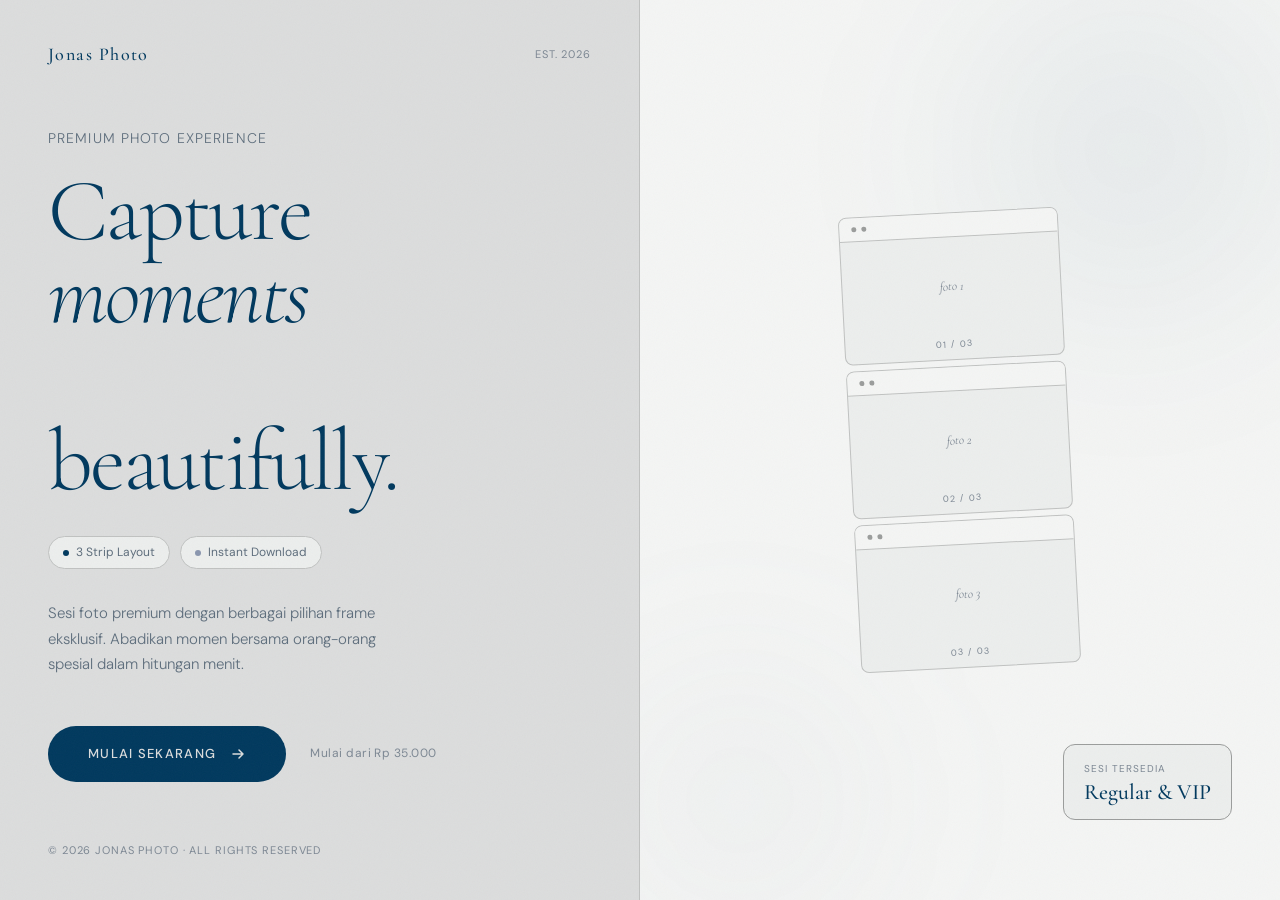
<file: frontend/index.html>
﻿<!DOCTYPE html>
<html lang="id">
<head>
  <meta charset="UTF-8" />
  <meta name="viewport" content="width=device-width, initial-scale=1.0" />
  <title>Photobooth — Jonas Photo</title>
  <link rel="stylesheet" href="assets/css/style.css" />
  <style>
    /* ─── Landing Specific ─────────────────────────────────────────────────── */
    .landing-wrap {
      width: 100%;
      height: 100vh;
      display: grid;
      grid-template-columns: 1fr 1fr;
      position: relative;
      overflow: hidden;
    }

    /* Left panel */
    .landing-left {
      display: flex;
      flex-direction: column;
      justify-content: space-between;
      padding: 40px 48px;
      position: relative;
      z-index: 10;
      border-right: 1px solid var(--border);
    }

    .landing-tagline {
      margin-top: auto;
      margin-bottom: 60px;
    }

    .landing-title {
      font-family: var(--font-display);
      font-size: clamp(56px, 7vw, 88px);
      font-weight: 300;
      line-height: 0.95;
      color: var(--cream);
      letter-spacing: -0.03em;
      margin-bottom: 32px;
    }

    .landing-title em {
      font-style: italic;
      color: var(--gold);
      display: block;
    }

    .landing-desc {
      font-size: 15px;
      font-weight: 300;
      color: var(--text-secondary);
      max-width: 360px;
      line-height: 1.7;
      margin-bottom: 48px;
    }

    .landing-cta {
      display: flex;
      align-items: center;
      gap: 24px;
    }

    .btn-start {
      display: inline-flex;
      align-items: center;
      gap: 14px;
      background: var(--gold);
      color: var(--on-accent);
      font-family: var(--font-body);
      font-size: 13px;
      font-weight: 500;
      letter-spacing: 0.1em;
      text-transform: uppercase;
      padding: 18px 40px;
      border-radius: 100px;
      border: none;
      cursor: pointer;
      transition: var(--transition);
      text-decoration: none;
    }

    .btn-start:hover {
      background: var(--gold-light);
      transform: translateX(4px);
      box-shadow: 0 12px 32px #01395e28;
    }

    .btn-start:hover .btn-arrow {
      transform: translateX(4px);
    }

    .btn-arrow {
      display: inline-flex;
      transition: transform 0.3s ease;
    }

    .landing-note {
      font-size: 12px;
      color: var(--text-muted);
      letter-spacing: 0.04em;
    }

    .landing-footer {
      display: flex;
      align-items: center;
      justify-content: space-between;
    }

    .landing-logo {
      font-family: var(--font-display);
      font-size: 18px;
      font-weight: 500;
      color: var(--gold);
      letter-spacing: 0.08em;
    }

    .landing-meta {
      font-size: 11px;
      color: var(--text-muted);
      letter-spacing: 0.08em;
      text-transform: uppercase;
    }

    /* Right panel */
    .landing-right {
      position: relative;
      display: flex;
      align-items: center;
      justify-content: center;
      overflow: hidden;
      background: var(--bg-card);
    }

    /* Decorative strip preview */
    .strip-preview {
      display: flex;
      flex-direction: column;
      gap: 6px;
      transform: rotate(-3deg) translateY(-10px);
      opacity: 0;
      animation: stripReveal 1s 0.6s cubic-bezier(0.4, 0, 0.2, 1) forwards;
    }

    @keyframes stripReveal {
      from { opacity: 0; transform: rotate(-3deg) translateY(20px); }
      to   { opacity: 1; transform: rotate(-3deg) translateY(-10px); }
    }

    .strip-frame {
      width: 220px;
      height: 148px;
      border-radius: 8px;
      background: var(--bg-elevated);
      border: 1px solid var(--border);
      overflow: hidden;
      position: relative;
    }

    .strip-frame-inner {
      width: 100%;
      height: 100%;
      display: flex;
      align-items: center;
      justify-content: center;
      font-family: var(--font-display);
      font-size: 13px;
      font-style: italic;
      color: var(--text-muted);
    }

    /* Shimmer animation untuk frame kosong */
    .strip-frame::after {
      content: '';
      position: absolute;
      inset: 0;
      background: linear-gradient(
        105deg,
        transparent 40%,
        #ffffff04 50%,
        transparent 60%
      );
      background-size: 200% 100%;
      animation: shimmer 3s infinite;
    }

    @keyframes shimmer {
      0%   { background-position: 200% 0; }
      100% { background-position: -200% 0; }
    }

    .strip-border {
      position: absolute;
      top: 0;
      left: 0;
      right: 0;
      height: 24px;
      background: var(--bg-card);
      border-bottom: 1px solid var(--border);
      display: flex;
      align-items: center;
      padding: 0 12px;
      gap: 5px;
    }

    .strip-dot {
      width: 5px;
      height: 5px;
      border-radius: 50%;
      background: var(--border-light);
    }

    .strip-label {
      position: absolute;
      bottom: 8px;
      left: 0;
      right: 0;
      text-align: center;
      font-size: 9px;
      letter-spacing: 0.15em;
      text-transform: uppercase;
      color: var(--text-muted);
    }

    /* Floating badge */
    .floating-badge {
      position: absolute;
      bottom: 80px;
      right: 48px;
      background: var(--bg-elevated);
      border: 1px solid var(--border-light);
      border-radius: var(--radius-md);
      padding: 16px 20px;
      display: flex;
      flex-direction: column;
      gap: 4px;
      animation: floatBadge 1.2s 0.9s ease forwards;
      opacity: 0;
      transform: translateY(10px);
    }

    @keyframes floatBadge {
      to { opacity: 1; transform: translateY(0); }
    }

    .floating-badge-label {
      font-size: 10px;
      letter-spacing: 0.1em;
      text-transform: uppercase;
      color: var(--text-muted);
    }

    .floating-badge-value {
      font-family: var(--font-display);
      font-size: 22px;
      font-weight: 500;
      color: var(--gold);
      line-height: 1;
    }

    /* Glow positions */
    .glow-orb--top-right {
      top: -100px;
      right: -100px;
    }

    .glow-orb--bottom-left {
      bottom: -100px;
      left: -100px;
    }

    /* Entry animations */
    .animate-up {
      opacity: 0;
      animation: animUp 0.7s ease forwards;
    }

    .animate-up:nth-child(1) { animation-delay: 0.1s; }
    .animate-up:nth-child(2) { animation-delay: 0.2s; }
    .animate-up:nth-child(3) { animation-delay: 0.35s; }
    .animate-up:nth-child(4) { animation-delay: 0.5s; }

    @keyframes animUp {
      from { opacity: 0; transform: translateY(24px); }
      to   { opacity: 1; transform: translateY(0); }
    }

    /* Info pills */
    .info-pills {
      display: flex;
      gap: 10px;
      margin-bottom: 32px;
    }

    .info-pill {
      display: flex;
      align-items: center;
      gap: 7px;
      background: var(--bg-elevated);
      border: 1px solid var(--border);
      border-radius: 100px;
      padding: 6px 14px;
      font-size: 12px;
      color: var(--text-secondary);
    }

    .info-pill-dot {
      width: 6px;
      height: 6px;
      border-radius: 50%;
      background: var(--gold);
    }

    @media (max-width: 1024px) {
      .landing-left {
        padding: 32px 28px;
      }

      .landing-right {
        padding: 24px;
      }

      .floating-badge {
        right: 24px;
        bottom: 32px;
      }
    }

    @media (max-width: 800px) {
      .landing-wrap {
        height: auto;
        min-height: 100vh;
        grid-template-columns: 1fr;
      }

      .landing-left {
        border-right: none;
        border-bottom: 1px solid var(--border);
        justify-content: flex-start;
        gap: 24px;
      }

      .landing-tagline {
        margin: 0;
      }

      .landing-title {
        font-size: clamp(42px, 12vw, 70px);
      }

      .landing-desc {
        max-width: 100%;
        margin-bottom: 24px;
      }

      .landing-right {
        min-height: 360px;
      }

      .floating-badge {
        right: 16px;
        bottom: 16px;
        padding: 12px 14px;
      }
    }

    @media (max-width: 520px) {
      .landing-left {
        padding: 22px 16px;
      }

      .landing-cta {
        flex-direction: column;
        align-items: flex-start;
        gap: 10px;
      }

      .btn-start {
        width: 100%;
        justify-content: center;
      }

      .info-pills {
        flex-direction: column;
        align-items: flex-start;
      }

      .strip-frame {
        width: 180px;
        height: 122px;
      }
    }

    @media (min-width: 1600px) {
      .landing-left {
        padding-left: 72px;
        padding-right: 72px;
      }

      .strip-frame {
        width: 250px;
        height: 168px;
      }
    }

    @media (max-height: 760px) {
      .landing-left {
        padding-top: 22px;
        padding-bottom: 22px;
      }

      .landing-title {
        margin-bottom: 18px;
      }

      .landing-desc {
        margin-bottom: 18px;
      }

      .landing-tagline {
        margin-bottom: 0;
      }
    }

    @media (orientation: landscape) and (max-height: 520px) {
      .landing-wrap {
        grid-template-columns: 1.1fr 0.9fr;
      }

      .landing-left {
        padding: 12px 20px;
      }

      .landing-title {
        font-size: clamp(30px, 7vh, 50px);
      }

      .landing-right {
        min-height: 260px;
      }
    }
  </style>
</head>
<body>
  <div class="landing-wrap">

    <!-- ─── Left Panel ─────────────────────────────────────────────────── -->
    <div class="landing-left">

      <!-- Logo -->
      <div class="landing-footer animate-up">
        <span class="landing-logo">Jonas Photo</span>
        <span class="landing-meta">Est. 2026</span>
      </div>

      <!-- Main tagline -->
      <div class="landing-tagline">
        <div class="animate-up">
          <p class="section-subtitle" style="margin-bottom: 20px;">
            Premium Photo Experience
          </p>
        </div>

        <h1 class="landing-title animate-up">
          Capture<br/>
          <em>moments</em><br/>
          beautifully.
        </h1>

        <div class="animate-up">
          <div class="info-pills">
            <div class="info-pill">
              <div class="info-pill-dot"></div>
              3 Strip Layout
            </div>
            <div class="info-pill">
              <div class="info-pill-dot" style="background: var(--blush)"></div>
              Instant Download
            </div>
          </div>

          <p class="landing-desc">
            Sesi foto premium dengan berbagai pilihan frame eksklusif.
            Abadikan momen bersama orang-orang spesial dalam hitungan menit.
          </p>
        </div>

        <div class="landing-cta animate-up">
          <a href="category.html" class="btn-start">
            Mulai Sekarang
            <span class="btn-arrow">
              <svg width="16" height="16" viewBox="0 0 16 16" fill="none">
                <path d="M3 8h10M9 4l4 4-4 4" stroke="currentColor"
                  stroke-width="1.5" stroke-linecap="round" stroke-linejoin="round"/>
              </svg>
            </span>
          </a>
          <span class="landing-note">Mulai dari Rp 35.000</span>
        </div>
      </div>

      <!-- Footer -->
      <div style="opacity:0; animation: animUp 0.7s 0.6s forwards;">
        <p class="landing-meta">
          © 2026 Jonas Photo · All rights reserved
        </p>
      </div>

    </div>

    <!-- ─── Right Panel ─────────────────────────────────────────────────── -->
    <div class="landing-right">

      <!-- Background glows -->
      <div class="glow-orb glow-orb--gold glow-orb--top-right"></div>
      <div class="glow-orb glow-orb--blush glow-orb--bottom-left"></div>

      <!-- Strip preview (dekoratif) -->
      <div class="strip-preview">
        <!-- Slot 1 -->
        <div class="strip-frame">
          <div class="strip-border">
            <div class="strip-dot"></div>
            <div class="strip-dot"></div>
          </div>
          <div class="strip-frame-inner">foto 1</div>
          <div class="strip-label">01 / 03</div>
        </div>

        <!-- Slot 2 -->
        <div class="strip-frame">
          <div class="strip-border">
            <div class="strip-dot"></div>
            <div class="strip-dot"></div>
          </div>
          <div class="strip-frame-inner">foto 2</div>
          <div class="strip-label">02 / 03</div>
        </div>

        <!-- Slot 3 -->
        <div class="strip-frame">
          <div class="strip-border">
            <div class="strip-dot"></div>
            <div class="strip-dot"></div>
          </div>
          <div class="strip-frame-inner">foto 3</div>
          <div class="strip-label">03 / 03</div>
        </div>
      </div>

      <!-- Floating info badge -->
      <div class="floating-badge">
        <span class="floating-badge-label">Sesi Tersedia</span>
        <span class="floating-badge-value">Regular & VIP</span>
      </div>

    </div>
  </div>

  <script src="assets/js/session.js"></script>
  <script src="assets/js/index-page.js"></script>
</body>
</html>
</file>
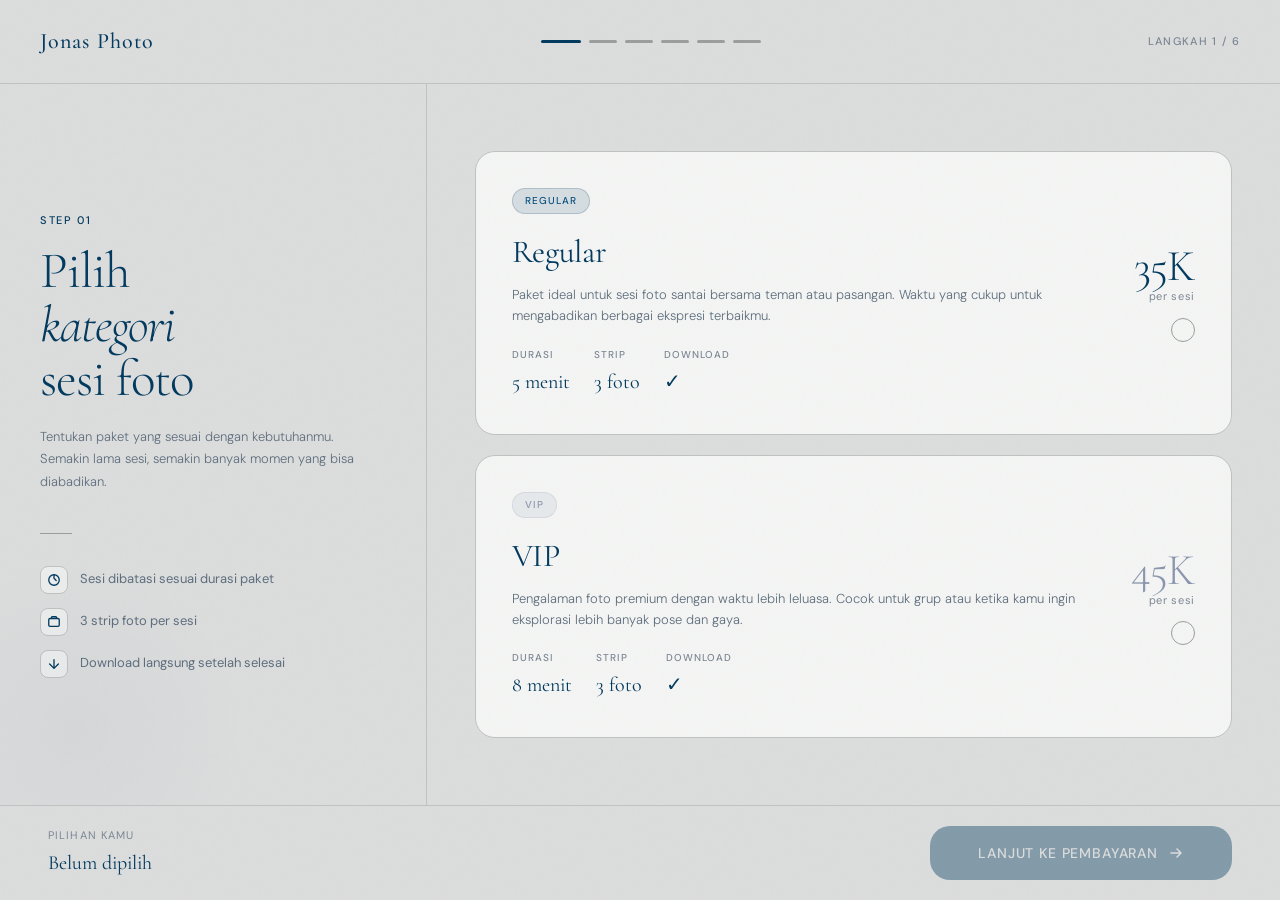
<file: frontend/category.html>
<!DOCTYPE html>
<html lang="id">
<head>
  <meta charset="UTF-8" />
  <meta name="viewport" content="width=device-width, initial-scale=1.0" />
  <title>Pilih Kategori — Jonas Photo</title>
  <link rel="stylesheet" href="assets/css/style.css" />
  <style>
    .category-wrap {
      width: 100vw;
      height: 100vh;
      display: flex;
      flex-direction: column;
      overflow: hidden;
    }

    /* ─── Main ─────────────────────────────────────────────────────────────── */
    .category-main {
      flex: 1;
      display: grid;
      grid-template-columns: 1fr 2fr;
      overflow: hidden;
    }

    /* ─── Left Sidebar ──────────────────────────────────────────────────────── */
    .category-sidebar {
      border-right: 1px solid var(--border);
      padding: 48px 40px;
      display: flex;
      flex-direction: column;
      justify-content: center;
      position: relative;
      overflow: hidden;
    }

    .category-sidebar::before {
      content: '';
      position: absolute;
      bottom: -100px;
      left: -100px;
      width: 350px;
      height: 350px;
      background: radial-gradient(circle, #01395e08 0%, transparent 70%);
      border-radius: 50%;
      pointer-events: none;
    }

    .sidebar-step {
      font-size: 11px;
      font-weight: 500;
      letter-spacing: 0.15em;
      text-transform: uppercase;
      color: var(--gold);
      margin-bottom: 16px;
    }

    .sidebar-title {
      font-family: var(--font-display);
      font-size: clamp(36px, 4vw, 52px);
      font-weight: 300;
      line-height: 1.05;
      color: var(--cream);
      letter-spacing: -0.02em;
      margin-bottom: 20px;
    }

    .sidebar-title em {
      font-style: italic;
      color: var(--gold);
    }

    .sidebar-desc {
      font-size: 13px;
      color: var(--text-secondary);
      line-height: 1.7;
      font-weight: 300;
      margin-bottom: 40px;
    }

    .sidebar-divider {
      width: 32px;
      height: 1px;
      background: var(--border-light);
      margin-bottom: 32px;
    }

    .sidebar-features {
      display: flex;
      flex-direction: column;
      gap: 14px;
    }

    .feature-item {
      display: flex;
      align-items: center;
      gap: 12px;
      font-size: 13px;
      color: var(--text-secondary);
    }

    .feature-icon {
      width: 28px;
      height: 28px;
      border-radius: 8px;
      background: var(--bg-elevated);
      border: 1px solid var(--border);
      display: flex;
      align-items: center;
      justify-content: center;
      flex-shrink: 0;
    }

    /* ─── Right Content ─────────────────────────────────────────────────────── */
    .category-content {
      padding: 48px;
      display: flex;
      flex-direction: column;
      justify-content: center;
      gap: 20px;
      overflow-y: auto;
    }

    /* ─── Category Cards ────────────────────────────────────────────────────── */
    .category-card {
      background: var(--bg-card);
      border: 1px solid var(--border);
      border-radius: var(--radius-lg);
      padding: 36px;
      cursor: pointer;
      transition: var(--transition);
      position: relative;
      overflow: hidden;
      display: grid;
      grid-template-columns: 1fr auto;
      gap: 24px;
      align-items: center;
    }

    .category-card::before {
      content: '';
      position: absolute;
      inset: 0;
      opacity: 0;
      transition: var(--transition);
      background: linear-gradient(135deg, #01395e06 0%, transparent 60%);
    }

    .category-card:hover::before,
    .category-card.selected::before {
      opacity: 1;
    }

    .category-card:hover {
      border-color: var(--border-light);
      transform: translateY(-2px);
      box-shadow: var(--shadow-card);
    }

    .category-card.selected {
      border-color: var(--gold);
      box-shadow: 0 0 0 1px var(--gold), var(--shadow-gold);
    }

    .category-card.vip-card.selected {
      border-color: var(--blush);
      box-shadow: 0 0 0 1px var(--blush), 0 0 40px #8a96ae18;
    }

    .category-card.vip-card:hover {
      border-color: #8a96ae44;
    }

    /* Card Left */
    .card-left {
      position: relative;
      z-index: 1;
    }

    .card-header {
      display: flex;
      align-items: center;
      gap: 12px;
      margin-bottom: 12px;
    }

    .card-badge {
      display: inline-flex;
      align-items: center;
      padding: 4px 12px;
      border-radius: 100px;
      font-size: 10px;
      font-weight: 500;
      letter-spacing: 0.1em;
      text-transform: uppercase;
    }

    .card-badge--regular {
      background: var(--gold-dim);
      color: var(--gold-light);
      border: 1px solid #01395e30;
    }

    .card-badge--vip {
      background: var(--blush-dim);
      color: var(--blush);
      border: 1px solid #8a96ae30;
    }

    .card-name {
      font-family: var(--font-display);
      font-size: 32px;
      font-weight: 400;
      color: var(--cream);
      letter-spacing: -0.01em;
      margin-bottom: 8px;
    }

    .card-description {
      font-size: 13px;
      color: var(--text-secondary);
      font-weight: 300;
      line-height: 1.6;
      margin-bottom: 20px;
    }

    .card-specs {
      display: flex;
      gap: 24px;
    }

    .card-spec {
      display: flex;
      flex-direction: column;
      gap: 3px;
    }

    .card-spec-label {
      font-size: 10px;
      font-weight: 500;
      letter-spacing: 0.1em;
      text-transform: uppercase;
      color: var(--text-muted);
    }

    .card-spec-value {
      font-family: var(--font-display);
      font-size: 20px;
      font-weight: 400;
      color: var(--cream);
    }

    /* Card Right - Price */
    .card-right {
      position: relative;
      z-index: 1;
      text-align: right;
      display: flex;
      flex-direction: column;
      align-items: flex-end;
      gap: 12px;
    }

    .card-price {
      font-family: var(--font-display);
      font-size: 44px;
      font-weight: 300;
      line-height: 1;
      letter-spacing: -0.02em;
    }

    .card-price--regular { color: var(--gold); }
    .card-price--vip     { color: var(--blush); }

    .card-price-label {
      font-size: 11px;
      color: var(--text-muted);
      letter-spacing: 0.06em;
    }

    .card-select-indicator {
      width: 24px;
      height: 24px;
      border-radius: 50%;
      border: 1.5px solid var(--border-light);
      display: flex;
      align-items: center;
      justify-content: center;
      transition: var(--transition);
    }

    .category-card.selected .card-select-indicator {
      border-color: var(--gold);
      background: var(--gold);
    }

    .category-card.vip-card.selected .card-select-indicator {
      border-color: var(--blush);
      background: var(--blush);
    }

    .check-icon {
      opacity: 0;
      transition: var(--transition);
    }

    .category-card.selected .check-icon {
      opacity: 1;
    }

    /* ─── Bottom Action Bar ─────────────────────────────────────────────────── */
    .action-bar {
      padding: 20px 48px;
      border-top: 1px solid var(--border);
      display: flex;
      align-items: center;
      justify-content: space-between;
      background: var(--bg);
    }

    .action-bar-info {
      display: flex;
      flex-direction: column;
      gap: 3px;
    }

    .action-bar-label {
      font-size: 11px;
      text-transform: uppercase;
      letter-spacing: 0.1em;
      color: var(--text-muted);
    }

    .action-bar-selected {
      font-family: var(--font-display);
      font-size: 20px;
      color: var(--cream);
      transition: var(--transition);
    }

    /* ─── Entry Animations ──────────────────────────────────────────────────── */
    .animate-in {
      opacity: 0;
      animation: animUp 0.6s ease forwards;
    }

    .animate-in:nth-child(1) { animation-delay: 0.05s; }
    .animate-in:nth-child(2) { animation-delay: 0.15s; }

    @keyframes animUp {
      from { opacity: 0; transform: translateY(20px); }
      to   { opacity: 1; transform: translateY(0); }
    }

    @media (max-width: 1100px) {
      .category-sidebar,
      .category-content {
        padding: 30px 24px;
      }

      .category-card {
        padding: 24px;
      }

      .card-price {
        font-size: 34px;
      }
    }

    @media (max-width: 860px) {
      .category-main {
        grid-template-columns: 1fr;
      }

      .category-sidebar {
        border-right: none;
        border-bottom: 1px solid var(--border);
        justify-content: flex-start;
        gap: 14px;
      }

      .sidebar-features {
        flex-direction: row;
        flex-wrap: wrap;
      }

      .feature-item {
        min-width: 170px;
      }

      .category-card {
        grid-template-columns: 1fr;
        gap: 16px;
      }

      .card-right {
        align-items: flex-start;
        text-align: left;
      }

      .action-bar {
        flex-direction: column;
        align-items: stretch;
        gap: 12px;
        padding: 14px 16px;
      }

      .action-bar .btn {
        width: 100%;
      }
    }

    @media (max-width: 520px) {
      .category-content,
      .category-sidebar {
        padding: 18px 14px;
      }

      .card-specs {
        gap: 14px;
      }

      .card-name {
        font-size: 28px;
      }

      .card-spec-value {
        font-size: 18px;
      }
    }

    @media (min-width: 1600px) {
      .category-main {
        grid-template-columns: 1fr 2.3fr;
      }

      .category-content,
      .category-sidebar {
        padding-left: 56px;
        padding-right: 56px;
      }
    }

    @media (max-height: 760px) {
      .category-sidebar,
      .category-content {
        padding-top: 16px;
        padding-bottom: 16px;
      }

      .sidebar-desc {
        margin-bottom: 20px;
      }

      .category-card {
        padding: 18px;
      }
    }

    @media (orientation: landscape) and (max-height: 520px) {
      .category-main {
        grid-template-columns: 0.95fr 1.05fr;
      }

      .sidebar-features {
        gap: 8px;
      }

      .feature-item {
        font-size: 12px;
      }

      .card-name {
        font-size: 24px;
      }

      .card-description {
        margin-bottom: 10px;
      }

      .card-spec-value {
        font-size: 16px;
      }
    }
  </style>
</head>
<body>
  <div class="category-wrap">

    <!-- ─── Nav ───────────────────────────────────────────────────────────── -->
    <nav class="nav">
      <a href="index.html" class="nav-logo">Jonas Photo</a>
      <div class="nav-steps">
        <div class="nav-step active"></div>
        <div class="nav-step"></div>
        <div class="nav-step"></div>
        <div class="nav-step"></div>
        <div class="nav-step"></div>
        <div class="nav-step"></div>
      </div>
      <span class="label">Langkah 1 / 6</span>
    </nav>

    <!-- ─── Main ──────────────────────────────────────────────────────────── -->
    <div class="category-main">

      <!-- Sidebar -->
      <aside class="category-sidebar">
        <p class="sidebar-step">Step 01</p>
        <h2 class="sidebar-title">Pilih<br/><em>kategori</em><br/>sesi foto</h2>
        <p class="sidebar-desc">
          Tentukan paket yang sesuai dengan kebutuhanmu.
          Semakin lama sesi, semakin banyak momen yang bisa diabadikan.
        </p>

        <div class="sidebar-divider"></div>

        <div class="sidebar-features">
          <div class="feature-item">
            <div class="feature-icon">
              <svg width="14" height="14" viewBox="0 0 16 16" fill="none">
                <path d="M8 2v4l2.5 2.5" stroke="var(--gold)"
                  stroke-width="1.5" stroke-linecap="round"/>
                <circle cx="8" cy="8" r="6" stroke="var(--gold)" stroke-width="1.5"/>
              </svg>
            </div>
            Sesi dibatasi sesuai durasi paket
          </div>
          <div class="feature-item">
            <div class="feature-icon">
              <svg width="14" height="14" viewBox="0 0 16 16" fill="none">
                <rect x="2" y="4" width="12" height="9" rx="1.5"
                  stroke="var(--gold)" stroke-width="1.5"/>
                <path d="M5 4V3a1 1 0 011-1h4a1 1 0 011 1v1"
                  stroke="var(--gold)" stroke-width="1.5"/>
              </svg>
            </div>
            3 strip foto per sesi
          </div>
          <div class="feature-item">
            <div class="feature-icon">
              <svg width="14" height="14" viewBox="0 0 16 16" fill="none">
                <path d="M8 3v10M3 8l5 5 5-5" stroke="var(--gold)"
                  stroke-width="1.5" stroke-linecap="round" stroke-linejoin="round"/>
              </svg>
            </div>
            Download langsung setelah selesai
          </div>
        </div>
      </aside>

      <!-- Cards -->
      <div class="category-content">

        <!-- Regular Card -->
        <div class="category-card animate-in"
             data-category="regular"
             onclick="selectCategory(this, 'regular')">
          <div class="card-left">
            <div class="card-header">
              <span class="card-badge card-badge--regular">Regular</span>
            </div>
            <div class="card-name">Regular</div>
            <p class="card-description">
              Paket ideal untuk sesi foto santai bersama teman atau pasangan.
              Waktu yang cukup untuk mengabadikan berbagai ekspresi terbaikmu.
            </p>
            <div class="card-specs">
              <div class="card-spec">
                <span class="card-spec-label">Durasi</span>
                <span class="card-spec-value">5 menit</span>
              </div>
              <div class="card-spec">
                <span class="card-spec-label">Strip</span>
                <span class="card-spec-value">3 foto</span>
              </div>
              <div class="card-spec">
                <span class="card-spec-label">Download</span>
                <span class="card-spec-value">✓</span>
              </div>
            </div>
          </div>
          <div class="card-right">
            <div>
              <div class="card-price card-price--regular">35K</div>
              <div class="card-price-label">per sesi</div>
            </div>
            <div class="card-select-indicator">
              <svg class="check-icon" width="12" height="12"
                   viewBox="0 0 12 12" fill="none">
                <path d="M2 6l3 3 5-5" stroke="#dcdddd"
                  stroke-width="1.8" stroke-linecap="round" stroke-linejoin="round"/>
              </svg>
            </div>
          </div>
        </div>

        <!-- VIP Card -->
        <div class="category-card vip-card animate-in"
             data-category="vip"
             onclick="selectCategory(this, 'vip')">
          <div class="card-left">
            <div class="card-header">
              <span class="card-badge card-badge--vip">VIP</span>
            </div>
            <div class="card-name">VIP</div>
            <p class="card-description">
              Pengalaman foto premium dengan waktu lebih leluasa.
              Cocok untuk grup atau ketika kamu ingin eksplorasi lebih banyak pose dan gaya.
            </p>
            <div class="card-specs">
              <div class="card-spec">
                <span class="card-spec-label">Durasi</span>
                <span class="card-spec-value">8 menit</span>
              </div>
              <div class="card-spec">
                <span class="card-spec-label">Strip</span>
                <span class="card-spec-value">3 foto</span>
              </div>
              <div class="card-spec">
                <span class="card-spec-label">Download</span>
                <span class="card-spec-value">✓</span>
              </div>
            </div>
          </div>
          <div class="card-right">
            <div>
              <div class="card-price card-price--vip">45K</div>
              <div class="card-price-label">per sesi</div>
            </div>
            <div class="card-select-indicator">
              <svg class="check-icon" width="12" height="12"
                   viewBox="0 0 12 12" fill="none">
                <path d="M2 6l3 3 5-5" stroke="#dcdddd"
                  stroke-width="1.8" stroke-linecap="round" stroke-linejoin="round"/>
              </svg>
            </div>
          </div>
        </div>

      </div>
    </div>

    <!-- ─── Action Bar ─────────────────────────────────────────────────────── -->
    <div class="action-bar">
      <div class="action-bar-info">
        <span class="action-bar-label">Pilihan kamu</span>
        <span class="action-bar-selected" id="selectedLabel">
          Belum dipilih
        </span>
      </div>
      <button class="btn btn-primary btn-lg"
              id="nextBtn"
              onclick="goToPayment()"
              disabled>
        Lanjut ke Pembayaran
        <svg width="16" height="16" viewBox="0 0 16 16" fill="none">
          <path d="M3 8h10M9 4l4 4-4 4" stroke="currentColor"
            stroke-width="1.5" stroke-linecap="round" stroke-linejoin="round"/>
        </svg>
      </button>
    </div>

  </div>

  <script src="assets/js/session.js"></script>
  <script src="assets/js/shared.js"></script>
  <script src="assets/js/api.js"></script>
  <script src="assets/js/category-page.js"></script>
</body>
</html>
</file>
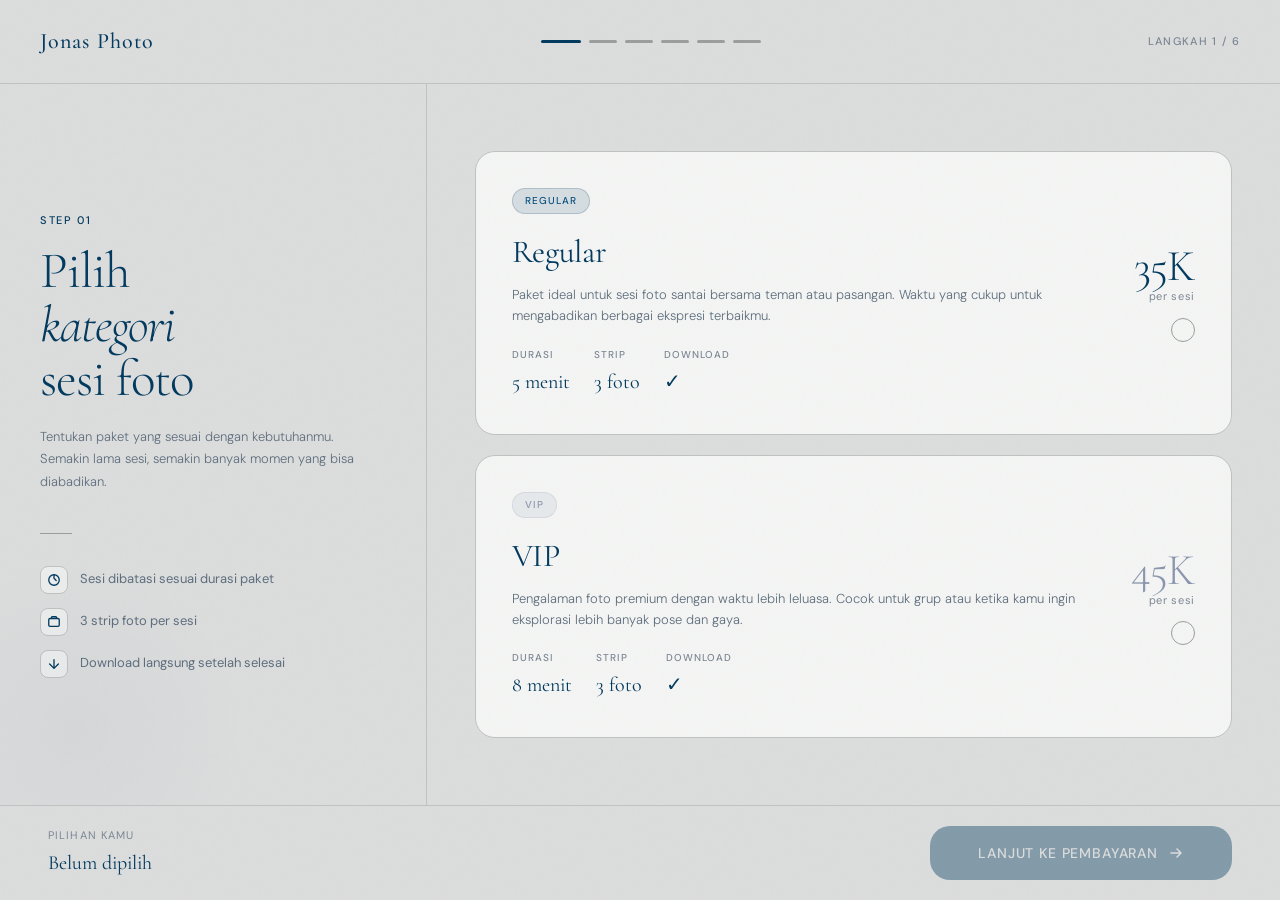
<file: frontend/frame.html>
<!DOCTYPE html>
<html lang="id">
<head>
  <meta charset="UTF-8" />
  <meta name="viewport" content="width=device-width, initial-scale=1.0" />
  <title>Pilih Frame — Jonas Photo</title>
  <link rel="stylesheet" href="assets/css/style.css" />
  <style>
    .frame-wrap {
      width:100%;
      min-height:100vh;
      min-height:100dvh;
      height:100dvh;
      display:flex;
      flex-direction:column;
      overflow:hidden;
    }
    .frame-main {
      flex:1;
      min-height:0;
      display:grid;
      grid-template-columns:minmax(0,1fr) minmax(300px, 24vw);
      overflow:hidden;
    }

    /* ─── Left Preview ─────────────────────────────────────────────────────── */
    .frame-preview-panel {
      grid-column:2;
      grid-row:1;
      display:flex; flex-direction:column;
      background:var(--bg-card); border-left:1px solid var(--border);
      position:relative;
      overflow-y:auto;
      min-height:0;
    }
    .frame-preview-panel::before {
      content:''; position:absolute; inset:0;
      background:radial-gradient(circle at center,#01395e06 0%,transparent 70%);
      pointer-events:none;
    }
    .strip-preview-wrap {
      position:relative; z-index:10; flex:1;
      display:flex; flex-direction:column; align-items:center; justify-content:center;
      min-height:0;
      gap:12px; padding:16px;
    }
    .strip-preview-label {
      font-size:11px; font-weight:500; letter-spacing:0.12em;
      text-transform:uppercase; color:var(--text-muted);
    }

    /* Strip container — aspect ratio sesuai frame 600:1800 = 1:3 */
    .strip-real {
      position:relative;
      width:clamp(120px, 18vw, 180px);
      aspect-ratio:1/3;
      border-radius:4px;
      overflow:hidden;
      box-shadow:0 16px 48px #00000050;
      transition:transform 0.4s cubic-bezier(0.4,0,0.2,1);
      background:#dcdddd;
    }
    .strip-real:hover { transform:scale(1.01); }

    /* Photo slots — posisi berdasarkan koordinat frame asli */
    .strip-real-slot {
      position:absolute;
      left:1.667%; width:96.667%;
      overflow:hidden;
      background:#c7c9ca;
    }
    .strip-real-slot:nth-child(1) { top:5.556%;  height:29.667%; }
    .strip-real-slot:nth-child(2) { top:35.667%; height:29.667%; }
    .strip-real-slot:nth-child(3) { top:65.778%; height:29.667%; }

    .strip-real-slot img { width:100%; height:100%; object-fit:cover; display:block; }
    .strip-real-slot-placeholder {
      width:100%; height:100%;
      display:flex; flex-direction:column;
      align-items:center; justify-content:center; gap:6px;
    }
    .strip-real-slot-num {
      font-size:9px; letter-spacing:0.1em;
      text-transform:uppercase; color:#9b9d9c80;
    }

    /* Frame PNG overlay — di atas slot foto */
    .strip-real-overlay {
      position:absolute; inset:0;
      width:100%; height:100%;
      object-fit:fill;
      opacity:0.92;
      filter:brightness(1.45) saturate(0.72) contrast(0.9);
      pointer-events:none;
      z-index:5;
      display:none;
    }

    .no-frame-hint {
      position:static; transform:none;
      padding:12px 24px; border-top:1px solid var(--border);
      font-size:12px; color:var(--text-muted);
      white-space:normal; text-align:center; line-height:1.5;
      display:flex; align-items:center; justify-content:center; gap:8px;
      flex-shrink:0;
    }

    /* ─── Right Frame List ──────────────────────────────────────────────────── */
    .frame-list-panel {
      grid-column:1;
      grid-row:1;
      border-right:1px solid var(--border);
      display:flex; flex-direction:column; overflow:hidden; background:var(--bg-card);
      min-height:0;
    }
    .frame-list-header {
      padding:24px; border-bottom:1px solid var(--border); flex-shrink:0;
    }
    .frame-list-header p {
      font-size:11px; font-weight:500; letter-spacing:0.15em;
      text-transform:uppercase; color:var(--gold); margin-bottom:4px;
    }
    .frame-list-header h2 {
      font-family:var(--font-display); font-size:20px;
      font-weight:400; color:var(--cream); letter-spacing:-0.01em;
    }

    .frame-grid {
      flex:1;
      min-height:0;
      overflow-y:auto;
      padding:16px;
      display:grid;
      grid-template-columns:repeat(auto-fill, 150px);
      justify-content:start;
      gap:12px;
      align-content:start;
    }
    .frame-item {
      width:150px;
      aspect-ratio:1/1;
      border-radius:var(--radius-md); border:1px solid var(--border);
      background:var(--bg-elevated); cursor:pointer;
      transition:var(--transition); overflow:hidden; position:relative;
    }
    .frame-item::after {
      content: attr(data-frame-name);
      position:absolute;
      left:6px;
      right:6px;
      bottom:6px;
      padding:6px 8px;
      border-radius:8px;
      background:#dcddddee;
      color:var(--cream);
      border:1px solid #9b9d9c66;
      font-size:10px;
      letter-spacing:0.04em;
      text-transform:uppercase;
      white-space:nowrap;
      overflow:hidden;
      text-overflow:ellipsis;
      opacity:0;
      transform:translateY(4px);
      transition:opacity 0.2s ease, transform 0.2s ease;
      pointer-events:none;
      z-index:9;
    }
    .frame-item:hover::after,
    .frame-item.selected::after {
      opacity:1;
      transform:translateY(0);
    }
    .frame-item:hover { border-color:var(--border-light); transform:translateY(-2px); box-shadow:var(--shadow-card); }
    .frame-item.selected { border-color:var(--gold); box-shadow:0 0 0 1px var(--gold),var(--shadow-gold); }

    /* Thumbnail frame — aspect ratio 1:3 agar terlihat full frame */
    .frame-thumb {
      width:100%; height:100%;
      overflow:hidden; position:relative; background:var(--bg-elevated);
    }
    /* Gambar frame PNG — tampil penuh */
    .frame-thumb img {
      width:100%; height:100%;
      object-fit:contain; object-position:center;
      display:block;
    }
    /* Fallback color block */
    .frame-thumb-fallback {
      position:absolute; inset:0;
      display:none; flex-direction:column;
      justify-content:space-between; padding:10px 8px;
    }
    .frame-thumb-top  { text-align:center; font-size:9px; letter-spacing:0.1em; font-style:italic; }
    .frame-thumb-slots { display:flex; flex-direction:column; gap:5px; flex:1; margin:8px 0; }
    .frame-thumb-slot { flex:1; border-radius:2px; }
    .frame-thumb-bottom { text-align:center; font-size:8px; letter-spacing:0.08em; }

    .frame-item-info { display:none; }
    .frame-item-name { font-size:12px; font-weight:500; color:var(--cream); white-space:nowrap; overflow:hidden; text-overflow:ellipsis; }
    .frame-item-slots { font-size:10px; color:var(--text-muted); margin-top:2px; letter-spacing:0.05em; }

    .frame-check {
      position:absolute; top:8px; right:8px;
      width:22px; height:22px; border-radius:50%;
      background:var(--gold); display:none; align-items:center; justify-content:center; z-index:10;
    }
    .frame-item.selected .frame-check { display:flex; }
    .frame-loading {
      grid-column:1/-1; display:flex; align-items:center; justify-content:center;
      padding:40px; gap:12px; color:var(--text-muted); font-size:13px;
    }

    /* Timer */
    .frame-timer-bar {
      padding:10px 24px; border-top:1px solid var(--border);
      display:flex; align-items:center; gap:8px;
      flex-shrink:0; background:var(--bg-elevated);
      width:100%;
    }
    .frame-timer-dot {
      width:5px; height:5px; border-radius:50%;
      background:var(--gold); flex-shrink:0; animation:pulse 1.5s ease infinite;
    }
    .frame-timer-dot.warning { background:var(--blush); animation:none; }
    .frame-timer-label { font-size:12px; color:var(--text-secondary); flex:1; }
    .frame-timer-display {
      font-family:var(--font-display); font-size:24px;
      font-weight:300; color:var(--cream); letter-spacing:-0.02em;
    }
    .frame-timer-display.warning { color:var(--blush); }

    /* Action Bar */
    .action-bar {
      padding:16px 24px; border-top:1px solid var(--border);
      display:flex; flex-direction:column; gap:8px; flex-shrink:0;
      width:100%;
      background:var(--bg-card);
    }
    .action-bar-info { display:flex; flex-direction:column; gap:3px; }
    .action-bar-label { font-size:11px; text-transform:uppercase; letter-spacing:0.1em; color:var(--text-muted); }
    .action-bar-value { font-family:var(--font-display); font-size:16px; color:var(--cream); }
    .action-bar .btn { width:100%; justify-content:center; }

    @keyframes animUp { from{opacity:0;transform:translateY(16px)} to{opacity:1;transform:translateY(0)} }
    .animate-in { opacity:0; animation:animUp 0.6s ease forwards; }

    @media (max-width: 1024px) {
      .frame-main {
        grid-template-columns: minmax(0, 1fr) 280px;
      }

      .frame-grid {
        grid-template-columns: repeat(auto-fill, minmax(130px, 1fr));
      }

      .frame-item {
        width: 100%;
      }

      .strip-real {
        width: 156px;
      }
    }

    @media (max-width: 860px) {
      .frame-wrap {
        min-height: 100vh;
        min-height: 100dvh;
        height: auto;
        overflow: auto;
      }

      .frame-main {
        grid-template-columns: 1fr;
        grid-template-rows: auto 1fr;
        overflow: visible;
      }

      .frame-preview-panel {
        grid-column: 1;
        grid-row: 1;
        border-left: none;
        border-bottom: 1px solid var(--border);
      }

      .frame-list-panel {
        grid-column: 1;
        grid-row: 2;
        border-right: none;
      }

      .strip-preview-wrap {
        padding: 12px;
      }

      .strip-real {
        width: clamp(110px, 24vw, 140px);
      }

      .frame-grid {
        padding: 12px;
        gap: 10px;
      }
    }

    @media (max-width: 520px) {
      .frame-list-header,
      .action-bar,
      .frame-timer-bar {
        padding-left: 14px;
        padding-right: 14px;
      }

      .action-bar {
        padding-top: 12px;
        padding-bottom: 12px;
      }

      .frame-grid {
        grid-template-columns: repeat(2, minmax(0, 1fr));
      }

      .frame-item {
        aspect-ratio: 5/6;
      }
    }

    @media (min-width: 1600px) {
      .frame-main {
        grid-template-columns: 1fr 420px;
      }

      .strip-real {
        width: 210px;
      }

      .frame-grid {
        grid-template-columns: repeat(auto-fill, minmax(170px, 1fr));
      }
    }

    @media (max-height: 760px) {
      .frame-list-header,
      .frame-timer-bar,
      .action-bar {
        padding-top: 10px;
        padding-bottom: 10px;
      }

      .strip-preview-wrap {
        gap: 6px;
      }

      .strip-real {
        width: clamp(100px, 18vh, 128px);
      }

      .no-frame-hint {
        padding-top: 8px;
        padding-bottom: 8px;
      }
    }

    @media (orientation: landscape) and (max-height: 520px) {
      .frame-main {
        grid-template-columns: 1fr 260px;
      }

      .frame-preview-panel {
        border-bottom: none;
        border-left: 1px solid var(--border);
      }

      .strip-real {
        width: 110px;
      }

      .frame-list-header h2 {
        font-size: 18px;
      }
    }
  </style>
</head>
<body>
  <div class="frame-wrap">
    <nav class="nav">
      <a href="photo.html" class="nav-logo">Jonas Photo</a>
      <div class="nav-steps">
        <div class="nav-step done"></div>
        <div class="nav-step done"></div>
        <div class="nav-step done"></div>
        <div class="nav-step active"></div>
        <div class="nav-step"></div>
        <div class="nav-step"></div>
      </div>
      <span class="label">Langkah 4 / 6</span>
    </nav>

    <div class="frame-main">

      <!-- Left: Strip Preview dengan frame PNG asli -->
      <div class="frame-preview-panel">
        <div class="strip-preview-wrap">
          <span class="strip-preview-label">Preview Strip</span>

          <div class="strip-real animate-in" id="stripReal">
            <!-- Slot foto (di bawah frame overlay) -->
            <div class="strip-real-slot" id="prevSlot1">
              <div class="strip-real-slot-placeholder">
                <svg width="20" height="20" viewBox="0 0 20 20" fill="none">
                  <rect x="2" y="4" width="16" height="12" rx="2" stroke="#9b9d9c50" stroke-width="1.5"/>
                  <circle cx="10" cy="10" r="2.5" stroke="#9b9d9c50" stroke-width="1.5"/>
                </svg>
                <span class="strip-real-slot-num">foto 1</span>
              </div>
            </div>
            <div class="strip-real-slot" id="prevSlot2">
              <div class="strip-real-slot-placeholder">
                <svg width="20" height="20" viewBox="0 0 20 20" fill="none">
                  <rect x="2" y="4" width="16" height="12" rx="2" stroke="#9b9d9c50" stroke-width="1.5"/>
                  <circle cx="10" cy="10" r="2.5" stroke="#9b9d9c50" stroke-width="1.5"/>
                </svg>
                <span class="strip-real-slot-num">foto 2</span>
              </div>
            </div>
            <div class="strip-real-slot" id="prevSlot3">
              <div class="strip-real-slot-placeholder">
                <svg width="20" height="20" viewBox="0 0 20 20" fill="none">
                  <rect x="2" y="4" width="16" height="12" rx="2" stroke="#9b9d9c50" stroke-width="1.5"/>
                  <circle cx="10" cy="10" r="2.5" stroke="#9b9d9c50" stroke-width="1.5"/>
                </svg>
                <span class="strip-real-slot-num">foto 3</span>
              </div>
            </div>

            <!-- Frame PNG overlay — tampil di atas slot foto -->
            <img class="strip-real-overlay" id="frameOverlay" alt="frame" />
          </div>

          <span class="strip-preview-label" id="selectedFrameName" style="color:var(--gold)">
            Belum memilih frame
          </span>
        </div>

        <div class="no-frame-hint" id="noFrameHint">
          <svg width="14" height="14" viewBox="0 0 14 14" fill="none">
            <path d="M7 1l1.5 3 3.5.5-2.5 2.5.5 3.5L7 9l-3 1.5.5-3.5L2 4.5 5.5 4z"
              stroke="var(--text-muted)" stroke-width="1.2" stroke-linejoin="round"/>
          </svg>
          Pilih frame dari panel kiri
        </div>

        <div class="frame-timer-bar">
          <div class="frame-timer-dot" id="frameTimerDot"></div>
          <span class="frame-timer-label">Waktu memilih frame</span>
          <span class="frame-timer-display" id="frameTimerDisplay">01:30</span>
        </div>

        <div class="action-bar">
          <div class="action-bar-info">
            <span class="action-bar-label">Frame dipilih</span>
            <span class="action-bar-value" id="actionFrameName">Belum dipilih</span>
          </div>
          <button class="btn btn-primary" id="nextBtn" onclick="goToSelect()" disabled>
            Pilih Foto →
          </button>
        </div>
      </div>

      <!-- Right: Frame List -->
      <div class="frame-list-panel">
        <div class="frame-list-header">
          <p>Step 04</p>
          <h2>Pilih frame favoritmu</h2>
        </div>

        <div class="frame-grid" id="frameGrid">
          <div class="frame-loading">
            <div class="spinner" style="border-top-color:var(--gold)"></div>
            Memuat frame...
          </div>
        </div>
      </div>

    </div>
  </div>

  <script src="assets/js/session.js"></script>
  <script src="assets/js/shared.js"></script>
  <script src="assets/js/api.js"></script>
  <script src="assets/js/frame-page.js"></script>
</body>
</html>
</file>
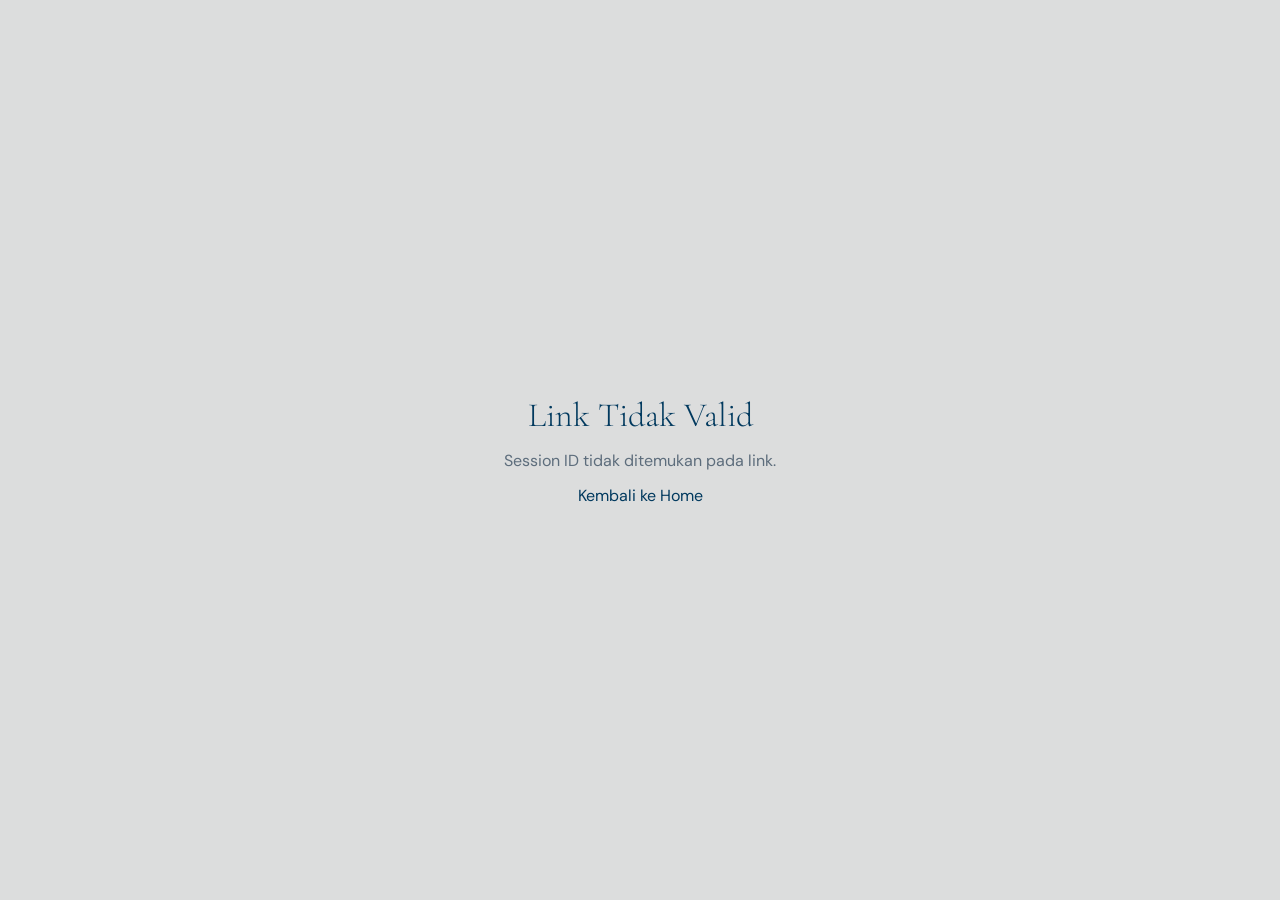
<file: frontend/gallery.html>
<!DOCTYPE html>
<html lang="id">
<head>
<meta charset="UTF-8"/>
<meta name="viewport" content="width=device-width,initial-scale=1.0"/>
<title>Gallery Foto — Jonas Photo</title>
<style>
  @import url('https://fonts.googleapis.com/css2?family=Cormorant+Garamond:ital,wght@0,300;0,400;1,300&family=DM+Sans:wght@300;400;500&display=swap');
  :root {
    --bg:#dcdddd; --bg-card:#f4f5f4; --bg-el:#eceeed; --border:#c0c2c1;
    --gold:#01395e; --gold-l:#0a507f; --cream:#01395e; --muted:#7c8793;
    --secondary:#5d6d7c; --blush:#8a96ae; --radius:12px; --on-accent:#dcdddd;
  }
  * { box-sizing:border-box; margin:0; padding:0; }
  body { font-family:'DM Sans',sans-serif; background:var(--bg); color:var(--cream); min-height:100vh; }
  .header { position:sticky; top:0; z-index:10; border-bottom:1px solid var(--border); padding:16px 20px; display:flex; justify-content:space-between; background:var(--bg); }
  .header-logo { font-family:'Cormorant Garamond',serif; font-size:20px; color:var(--gold); }
  .header-meta { font-size:11px; color:var(--secondary); text-align:right; letter-spacing:.06em; }
  .main { display:grid; grid-template-columns:240px 1fr; min-height:calc(100vh - 57px); }
  .strip-panel { border-right:1px solid var(--border); padding:24px 20px; background:var(--bg-card); display:flex; flex-direction:column; gap:16px; }
  .strip-label { font-size:10px; letter-spacing:.12em; text-transform:uppercase; color:var(--muted); }
  .strip-container { width:160px; aspect-ratio:1/3; border-radius:6px; overflow:hidden; background:#dcdddd; box-shadow:0 12px 40px #01395e20; }
  .strip-container img { width:100%; height:100%; object-fit:contain; display:block; }
  .strip-placeholder { width:100%; height:100%; display:flex; justify-content:center; align-items:center; color:var(--muted); text-align:center; padding:12px; font-size:12px; }
  .btn-strip-dl { display:none; align-items:center; justify-content:center; gap:8px; width:100%; padding:12px 16px; border:none; border-radius:var(--radius); background:var(--gold); color:var(--on-accent); font-size:12px; letter-spacing:.06em; text-transform:uppercase; text-decoration:none; }
  .btn-strip-dl:hover { background:var(--gold-l); }
  .info-card { width:100%; background:var(--bg-el); border:1px solid var(--border); border-radius:var(--radius); padding:14px; display:flex; flex-direction:column; gap:10px; }
  .info-key { font-size:10px; color:var(--muted); text-transform:uppercase; letter-spacing:.06em; }
  .info-val { font-size:13px; color:var(--cream); }
  .expiry-warn { font-size:11px; color:var(--blush); line-height:1.5; }
  .photos-panel { padding:24px 20px; }
  .photos-title { font-family:'Cormorant Garamond',serif; font-size:28px; font-weight:300; margin-bottom:4px; }
  .photos-sub { font-size:13px; color:var(--secondary); margin-bottom:20px; }
  .photo-grid { display:grid; grid-template-columns:repeat(auto-fill, minmax(160px, 1fr)); gap:12px; }
  .photo-card { border:1px solid var(--border); border-radius:var(--radius); overflow:hidden; background:var(--bg-card); }
  .photo-thumb { position:relative; aspect-ratio:4/3; background:var(--bg-el); }
  .photo-thumb img { width:100%; height:100%; object-fit:cover; display:block; }
  .photo-num { position:absolute; bottom:6px; left:6px; background:#00000088; color:#fff; font-size:10px; padding:2px 8px; border-radius:999px; }
  .btn-dl { display:flex; align-items:center; justify-content:center; gap:6px; width:100%; padding:10px; border-top:1px solid var(--border); color:var(--secondary); text-decoration:none; font-size:12px; }
  .btn-dl:hover { color:var(--gold); background:var(--bg-el); }
  .empty { grid-column:1/-1; text-align:center; color:var(--muted); padding:60px 20px; }
  .error-wrap { min-height:100vh; display:flex; flex-direction:column; align-items:center; justify-content:center; gap:14px; text-align:center; padding:24px; }
  .error-wrap h1 { font-family:'Cormorant Garamond',serif; font-size:34px; font-weight:300; }
  .error-wrap p { color:var(--secondary); }
  .back-link { color:var(--gold); text-decoration:none; }
  @media (max-width:900px) {
    .main { grid-template-columns:200px 1fr; }
    .strip-panel { padding:16px 12px; }
    .strip-container { width:136px; }
    .photos-panel { padding:16px 12px; }
    .photo-grid { grid-template-columns:repeat(auto-fill, minmax(136px, 1fr)); }
  }
  @media (max-width:640px) {
    .main { grid-template-columns:1fr; }
    .strip-panel {
      border-right:none;
      border-bottom:1px solid var(--border);
      align-items:center;
      padding-left:16px;
      padding-right:16px;
    }
    .strip-label { width:100%; max-width:300px; text-align:center; }
    .strip-container { margin:0 auto; }
    .btn-strip-dl,
    .info-card,
    .expiry-warn { width:100%; max-width:300px; }
    .expiry-warn { text-align:center; }
    .photo-grid { grid-template-columns:repeat(auto-fill, minmax(140px, 1fr)); }
  }
  @media (max-width:420px) {
    .header { padding:12px; }
    .header-logo { font-size:18px; }
    .strip-container { width:120px; }
    .photo-grid { grid-template-columns:repeat(2, minmax(0, 1fr)); gap:8px; }
    .btn-strip-dl,
    .btn-dl { min-height:44px; }
  }
  @media (min-width:1600px) {
    .main { grid-template-columns:280px 1fr; }
    .strip-panel { padding:28px 24px; }
    .strip-container { width:190px; }
    .photos-panel { padding:28px 24px; }
    .photo-grid { grid-template-columns:repeat(auto-fill, minmax(190px, 1fr)); }
  }
  @media (max-height:700px) {
    .header { padding:10px 16px; }
    .strip-panel,
    .photos-panel { padding-top:12px; padding-bottom:12px; }
    .strip-container { width:126px; }
  }
  @media (orientation:landscape) and (max-height:520px) {
    .main { grid-template-columns:180px 1fr; min-height:calc(100vh - 45px); }
    .header { padding:8px 12px; }
    .strip-container { width:104px; }
    .info-card { padding:10px; gap:6px; }
    .photo-grid { grid-template-columns:repeat(auto-fill, minmax(120px, 1fr)); }
  }
</style>
</head>
<body>
<header class="header">
  <span class="header-logo">Jonas Photo</span>
  <div class="header-meta">
    <div>Gallery Foto</div>
    <div id="metaExpiry">-</div>
  </div>
</header>

<div class="main">
  <aside class="strip-panel">
    <span class="strip-label">Strip Foto</span>
    <div class="strip-container" id="stripWrap">
      <div class="strip-placeholder">Memuat strip...</div>
    </div>

    <a id="stripDownload" class="btn-strip-dl" download>
      <svg width="14" height="14" viewBox="0 0 16 16" fill="none">
        <path d="M8 2v9M4 7l4 4 4-4" stroke="currentColor" stroke-width="1.8" stroke-linecap="round" stroke-linejoin="round"/>
        <path d="M2 13h12" stroke="currentColor" stroke-width="1.8" stroke-linecap="round"/>
      </svg>
      Download Strip
    </a>

    <div class="info-card">
      <div><div class="info-key">Paket</div><div class="info-val" id="infoPackage">-</div></div>
      <div><div class="info-key">Frame</div><div class="info-val" id="infoFrame">-</div></div>
      <div><div class="info-key">Jumlah Foto</div><div class="info-val" id="infoCount">-</div></div>
      <div><div class="info-key">Tersimpan hingga</div><div class="info-val" id="infoExpiry">-</div></div>
    </div>

    <p class="expiry-warn" id="expiryWarn">-</p>
  </aside>

  <div class="photos-panel">
    <h1 class="photos-title">Foto Kamu</h1>
    <p class="photos-sub">Tap foto untuk download langsung ke HP</p>
    <div class="photo-grid" id="photoGrid">
      <div class="empty">Memuat foto...</div>
    </div>
  </div>
</div>

<script src="assets/js/session.js"></script>
<script src="assets/js/shared.js"></script>
<script src="assets/js/api.js"></script>
<script src="assets/js/gallery-page.js"></script>
</body>
</html>
</file>
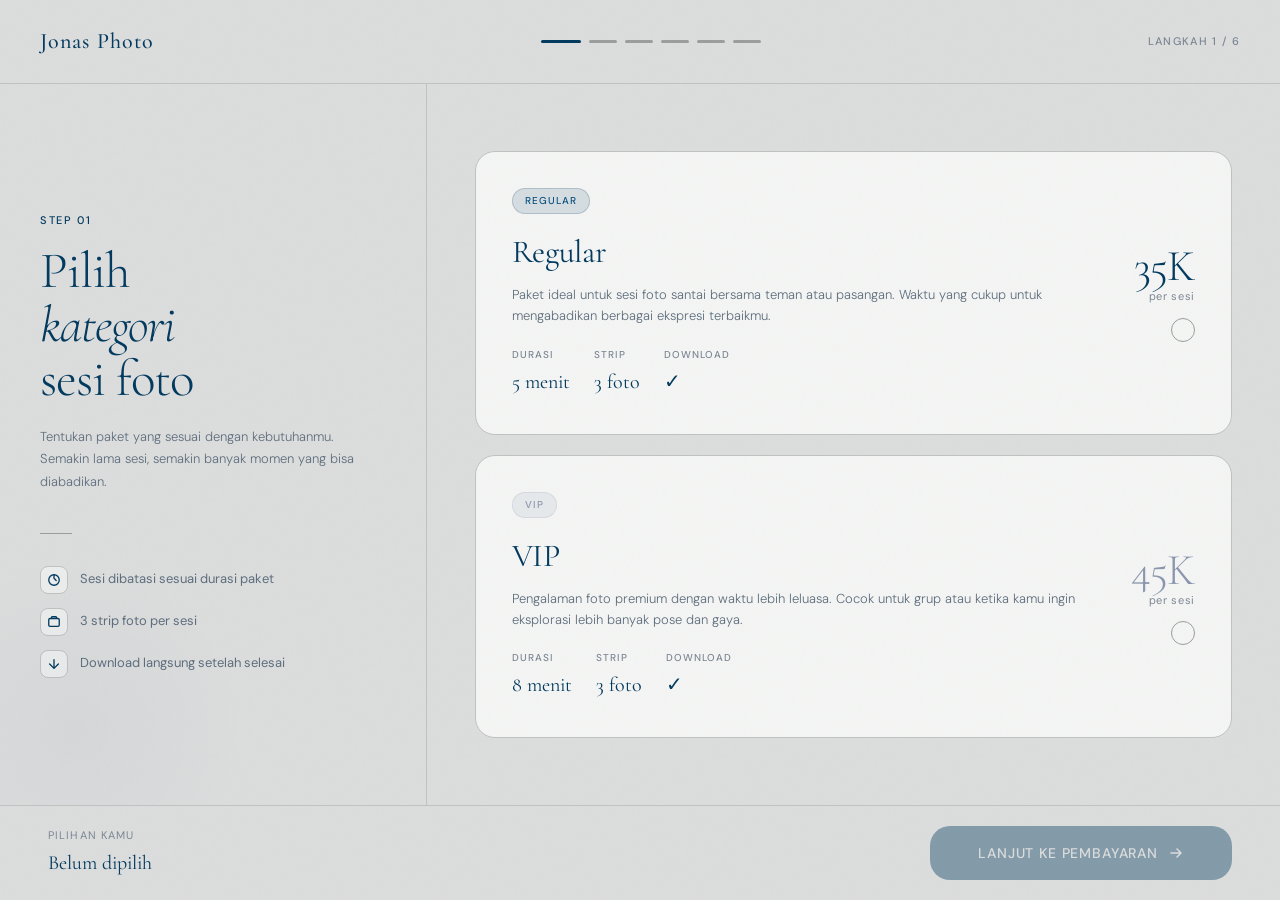
<file: frontend/payment.html>
<!DOCTYPE html>
<html lang="id">
<head>
  <meta charset="UTF-8" />
  <meta name="viewport" content="width=device-width, initial-scale=1.0" />
  <title>Pembayaran — Jonas Photo</title>
  <link rel="stylesheet" href="assets/css/style.css" />
  <style>
    .payment-wrap {
      width: 100vw;
      height: 100vh;
      display: flex;
      flex-direction: column;
      overflow: hidden;
    }

    .payment-main {
      flex: 1;
      display: grid;
      grid-template-columns: 1fr 1fr;
      overflow: hidden;
    }

    /* ─── Left: Order Summary ───────────────────────────────────────────────── */
    .payment-left {
      border-right: 1px solid var(--border);
      padding: 48px 40px;
      display: flex;
      flex-direction: column;
      justify-content: center;
      gap: 32px;
      overflow-y: auto;
    }

    .summary-header p {
      font-size: 11px;
      font-weight: 500;
      letter-spacing: 0.15em;
      text-transform: uppercase;
      color: var(--gold);
      margin-bottom: 10px;
    }

    .summary-header h2 {
      font-family: var(--font-display);
      font-size: clamp(32px, 3.5vw, 46px);
      font-weight: 300;
      color: var(--cream);
      letter-spacing: -0.02em;
      line-height: 1.1;
    }

    .summary-header h2 em {
      font-style: italic;
      color: var(--gold);
    }

    /* Order detail rows */
    .order-detail {
      background: var(--bg-card);
      border: 1px solid var(--border);
      border-radius: var(--radius-lg);
      overflow: hidden;
    }

    .order-row {
      display: flex;
      align-items: center;
      justify-content: space-between;
      padding: 16px 24px;
      border-bottom: 1px solid var(--border);
    }

    .order-row:last-child {
      border-bottom: none;
    }

    .order-row-label {
      font-size: 13px;
      color: var(--text-secondary);
    }

    .order-row-value {
      font-size: 13px;
      font-weight: 500;
      color: var(--cream);
    }

    .order-row--total {
      background: var(--bg-elevated);
      padding: 20px 24px;
    }

    .order-row--total .order-row-label {
      font-size: 12px;
      text-transform: uppercase;
      letter-spacing: 0.08em;
      color: var(--text-muted);
    }

    .order-row--total .order-row-value {
      font-family: var(--font-display);
      font-size: 32px;
      font-weight: 400;
      color: var(--gold);
      letter-spacing: -0.01em;
    }

    .order-row--discount .order-row-value {
      color: var(--success);
    }

    /* Voucher input */
    .voucher-section {
      display: flex;
      flex-direction: column;
      gap: 10px;
    }

    .voucher-label {
      font-size: 11px;
      font-weight: 500;
      letter-spacing: 0.1em;
      text-transform: uppercase;
      color: var(--text-muted);
    }

    .voucher-row {
      display: flex;
      gap: 10px;
    }

    .voucher-input {
      flex: 1;
      background: var(--bg-elevated);
      border: 1px solid var(--border);
      border-radius: var(--radius-md);
      padding: 13px 18px;
      font-family: var(--font-body);
      font-size: 14px;
      color: var(--text-primary);
      outline: none;
      transition: var(--transition);
      text-transform: uppercase;
      letter-spacing: 0.05em;
    }

    .voucher-input:focus {
      border-color: var(--gold);
      box-shadow: 0 0 0 3px var(--gold-dim);
    }

    .voucher-input::placeholder {
      text-transform: none;
      letter-spacing: 0;
      color: var(--text-muted);
    }

    .voucher-result {
      display: none;
      align-items: center;
      gap: 10px;
      padding: 12px 16px;
      border-radius: var(--radius-md);
      font-size: 13px;
    }

    .voucher-result.success {
      display: flex;
      background: var(--success-dim);
      border: 1px solid #9b9d9c;
      color: var(--success);
    }

    .voucher-result.error {
      display: flex;
      background: var(--danger-dim);
      border: 1px solid #b0b4b8;
      color: var(--danger);
    }

    /* ─── Right: QRIS Panel ─────────────────────────────────────────────────── */
    .payment-right {
      padding: 48px 40px;
      display: flex;
      flex-direction: column;
      align-items: center;
      justify-content: center;
      gap: 28px;
      position: relative;
      overflow: hidden;
    }

    .payment-right::before {
      content: '';
      position: absolute;
      top: -120px;
      right: -120px;
      width: 400px;
      height: 400px;
      background: radial-gradient(circle, #01395e08 0%, transparent 70%);
      border-radius: 50%;
      pointer-events: none;
    }

    /* QRIS placeholder / loaded */
    .qris-container {
      display: flex;
      flex-direction: column;
      align-items: center;
      gap: 20px;
      width: 100%;
      max-width: 320px;
    }

    .qris-header {
      text-align: center;
    }

    .qris-title {
      font-family: var(--font-display);
      font-size: 24px;
      font-weight: 400;
      color: var(--cream);
      margin-bottom: 6px;
    }

    .qris-subtitle {
      font-size: 13px;
      color: var(--text-secondary);
    }

    /* QR Box */
    .qris-box {
      width: 240px;
      height: 240px;
      background: #fff;
      border-radius: var(--radius-lg);
      display: flex;
      align-items: center;
      justify-content: center;
      position: relative;
      box-shadow: 0 0 0 1px var(--border), var(--shadow-gold);
      overflow: hidden;
    }

    .qris-box img {
      width: 200px;
      height: 200px;
      object-fit: contain;
    }

    /* Loading state */
    .qris-loading {
      display: flex;
      flex-direction: column;
      align-items: center;
      gap: 12px;
    }

    .qris-loading-spinner {
      width: 36px;
      height: 36px;
      border: 2px solid var(--border-light);
      border-top-color: var(--gold);
      border-radius: 50%;
      animation: spin 0.8s linear infinite;
    }

    .qris-loading p {
      font-size: 13px;
      color: var(--text-muted);
    }

    /* Polling status */
    .polling-status {
      display: flex;
      align-items: center;
      gap: 8px;
      font-size: 12px;
      color: var(--text-secondary);
    }

    .polling-dot {
      width: 6px;
      height: 6px;
      border-radius: 50%;
      background: var(--gold);
      animation: pulse 1.5s ease infinite;
    }

    @keyframes pulse {
      0%, 100% { opacity: 1; transform: scale(1); }
      50%       { opacity: 0.4; transform: scale(0.8); }
    }

    /* Timer expired */
    .qris-expired {
      display: none;
      flex-direction: column;
      align-items: center;
      gap: 8px;
      text-align: center;
    }

    .qris-expired p {
      font-size: 13px;
      color: var(--text-secondary);
    }

    /* Paid success overlay */
    .qris-paid {
      display: none;
      flex-direction: column;
      align-items: center;
      gap: 12px;
      text-align: center;
    }

    .paid-icon {
      width: 64px;
      height: 64px;
      border-radius: 50%;
      background: var(--success-dim);
      border: 1px solid #9b9d9c;
      display: flex;
      align-items: center;
      justify-content: center;
    }

    .qris-paid p {
      font-size: 14px;
      color: var(--success);
      font-weight: 500;
    }

    .qris-paid small {
      font-size: 12px;
      color: var(--text-muted);
    }

    /* Expiry timer */
    .qris-timer {
      font-size: 12px;
      color: var(--text-muted);
      text-align: center;
    }

    .qris-timer span {
      color: var(--cream);
      font-weight: 500;
    }

    /* Instructions */
    .qris-instructions {
      background: var(--bg-card);
      border: 1px solid var(--border);
      border-radius: var(--radius-md);
      padding: 16px 20px;
      width: 100%;
      max-width: 320px;
    }

    .qris-instructions p {
      font-size: 11px;
      font-weight: 500;
      letter-spacing: 0.08em;
      text-transform: uppercase;
      color: var(--text-muted);
      margin-bottom: 10px;
    }

    .qris-steps {
      display: flex;
      flex-direction: column;
      gap: 8px;
    }

    .qris-step {
      display: flex;
      align-items: flex-start;
      gap: 10px;
      font-size: 12px;
      color: var(--text-secondary);
    }

    .qris-step-num {
      width: 18px;
      height: 18px;
      border-radius: 50%;
      background: var(--bg-elevated);
      border: 1px solid var(--border-light);
      display: flex;
      align-items: center;
      justify-content: center;
      font-size: 10px;
      color: var(--gold);
      flex-shrink: 0;
      margin-top: 1px;
    }

    /* ─── Entry Animations ──────────────────────────────────────────────────── */
    .animate-in {
      opacity: 0;
      animation: animUp 0.6s ease forwards;
    }

    .animate-in:nth-child(1) { animation-delay: 0.05s; }
    .animate-in:nth-child(2) { animation-delay: 0.15s; }
    .animate-in:nth-child(3) { animation-delay: 0.25s; }
    .animate-in:nth-child(4) { animation-delay: 0.35s; }

    @keyframes animUp {
      from { opacity: 0; transform: translateY(16px); }
      to   { opacity: 1; transform: translateY(0); }
    }

    /* ─── Action Bar ────────────────────────────────────────────────────────── */
    .action-bar {
      padding: 20px 40px;
      border-top: 1px solid var(--border);
      display: flex;
      align-items: center;
      justify-content: space-between;
    }

    @media (max-width: 1100px) {
      .payment-left,
      .payment-right {
        padding: 30px 24px;
      }
    }

    @media (max-width: 860px) {
      .payment-main {
        grid-template-columns: 1fr;
      }

      .payment-left {
        border-right: none;
        border-bottom: 1px solid var(--border);
      }

      .qris-container,
      .qris-instructions {
        max-width: 440px;
      }

      .action-bar {
        flex-direction: column;
        align-items: stretch;
        gap: 10px;
        padding: 14px 16px;
      }

      .action-bar a,
      .action-bar .btn {
        width: 100%;
        justify-content: center;
      }

      .action-bar > div {
        width: 100%;
        justify-content: center;
      }
    }

    @media (max-width: 520px) {
      .payment-left,
      .payment-right {
        padding: 18px 14px;
      }

      .voucher-row {
        flex-direction: column;
      }

      .voucher-row .btn {
        width: 100%;
      }

      .qris-box {
        width: 210px;
        height: 210px;
      }

      .qris-box img {
        width: 174px;
        height: 174px;
      }

      .order-row {
        padding: 14px;
      }
    }

    @media (min-width: 1600px) {
      .payment-main {
        grid-template-columns: 1.1fr 0.9fr;
      }

      .payment-left,
      .payment-right {
        padding-left: 56px;
        padding-right: 56px;
      }
    }

    @media (max-height: 760px) {
      .payment-left,
      .payment-right {
        padding-top: 16px;
        padding-bottom: 16px;
        gap: 16px;
      }

      .qris-box {
        width: 200px;
        height: 200px;
      }

      .qris-box img {
        width: 164px;
        height: 164px;
      }
    }

    @media (orientation: landscape) and (max-height: 520px) {
      .payment-main {
        grid-template-columns: 1fr 1fr;
      }

      .payment-left,
      .payment-right {
        padding: 10px 12px;
        gap: 10px;
      }

      .summary-header h2 {
        font-size: clamp(24px, 5vh, 34px);
      }

      .qris-container,
      .qris-instructions {
        max-width: 260px;
      }

      .qris-instructions {
        padding: 10px;
      }

      .qris-step {
        font-size: 11px;
      }
    }
  </style>
</head>
<body>
  <div class="payment-wrap">

    <!-- ─── Nav ───────────────────────────────────────────────────────────── -->
    <nav class="nav">
      <a href="category.html" class="nav-logo">Jonas Photo</a>
      <div class="nav-steps">
        <div class="nav-step done"></div>
        <div class="nav-step active"></div>
        <div class="nav-step"></div>
        <div class="nav-step"></div>
        <div class="nav-step"></div>
        <div class="nav-step"></div>
      </div>
      <span class="label">Langkah 2 / 6</span>
    </nav>

    <!-- ─── Main ──────────────────────────────────────────────────────────── -->
    <div class="payment-main">

      <!-- Left: Summary -->
      <div class="payment-left">

        <div class="summary-header animate-in">
          <p>Step 02</p>
          <h2>Ringkasan<br/><em>pesanan</em></h2>
        </div>

        <!-- Order detail -->
        <div class="order-detail animate-in">
          <div class="order-row">
            <span class="order-row-label">Paket</span>
            <span class="order-row-value" id="summaryCategory">—</span>
          </div>
          <div class="order-row">
            <span class="order-row-label">Durasi</span>
            <span class="order-row-value" id="summaryDuration">—</span>
          </div>
          <div class="order-row">
            <span class="order-row-label">Harga</span>
            <span class="order-row-value" id="summaryPrice">—</span>
          </div>
          <div class="order-row order-row--discount"
               id="discountRow" style="display:none">
            <span class="order-row-label">Diskon Voucher</span>
            <span class="order-row-value" id="summaryDiscount">—</span>
          </div>
          <div class="order-row order-row--total">
            <span class="order-row-label">Total Bayar</span>
            <span class="order-row-value" id="summaryTotal">—</span>
          </div>
        </div>

        <!-- Voucher -->
        <div class="voucher-section animate-in">
          <span class="voucher-label">Kode Voucher (opsional)</span>
          <div class="voucher-row">
            <input type="text"
                   class="voucher-input"
                   id="voucherInput"
                   placeholder="Masukkan kode voucher..."
                   maxlength="20" />
            <button class="btn btn-secondary" id="voucherBtn"
                    onclick="applyVoucher()">
              Pakai
            </button>
          </div>
          <div class="voucher-result" id="voucherResult"></div>
        </div>

        <!-- Session ID info -->
        <div class="animate-in">
          <p class="label" style="margin-bottom:6px">Session ID</p>
          <p style="font-size:12px; color:var(--text-muted);
                    font-family:monospace; word-break:break-all"
             id="sessionIDDisplay">—</p>
        </div>

      </div>

      <!-- Right: QRIS -->
      <div class="payment-right">

        <div class="qris-container">

          <div class="qris-header">
            <div class="qris-title">Scan & Bayar</div>
            <div class="qris-subtitle">
              Gunakan aplikasi dompet digital apapun
            </div>
          </div>

          <!-- QR Box -->
          <div class="qris-box" id="qrisBox">
            <!-- Loading state (default) -->
            <div class="qris-loading" id="qrisLoading">
              <div class="qris-loading-spinner"></div>
              <p>Membuat QRIS...</p>
            </div>

            <!-- QR image (muncul setelah dapat dari API) -->
            <img id="qrisImage" src="" alt="QRIS"
                 style="display:none" />

            <!-- Paid state -->
            <div class="qris-paid" id="qrisPaid">
              <div class="paid-icon">
                <svg width="28" height="28" viewBox="0 0 28 28" fill="none">
                  <path d="M6 14l5 5 11-11" stroke="#01395e"
                    stroke-width="2" stroke-linecap="round"
                    stroke-linejoin="round"/>
                </svg>
              </div>
              <p>Pembayaran Berhasil!</p>
              <small>Mengarahkan ke sesi foto...</small>
            </div>

            <!-- Expired state -->
            <div class="qris-expired" id="qrisExpired">
              <svg width="32" height="32" viewBox="0 0 32 32" fill="none">
                <circle cx="16" cy="16" r="12" stroke="var(--text-muted)"
                  stroke-width="1.5"/>
                <path d="M16 10v6l4 4" stroke="var(--text-muted)"
                  stroke-width="1.5" stroke-linecap="round"/>
              </svg>
              <p>QRIS kedaluwarsa</p>
            </div>
          </div>

          <!-- Polling indicator -->
          <div class="polling-status" id="pollingStatus"
               style="display:none">
            <div class="polling-dot"></div>
            Menunggu pembayaran...
          </div>

          <!-- Timer -->
          <div class="qris-timer" id="qrisTimer" style="display:none">
            Berlaku selama <span id="timerDisplay">15:00</span>
          </div>

          <!-- Refresh button (saat expired) -->
          <button class="btn btn-secondary btn-sm" id="refreshBtn"
                  onclick="createPayment()"
                  style="display:none">
            Buat QRIS Baru
          </button>

        </div>

        <!-- Instructions -->
        <div class="qris-instructions">
          <p>Cara Bayar</p>
          <div class="qris-steps">
            <div class="qris-step">
              <div class="qris-step-num">1</div>
              Buka aplikasi GoPay, OVO, Dana, atau m-Banking
            </div>
            <div class="qris-step">
              <div class="qris-step-num">2</div>
              Pilih menu Scan QR atau Bayar
            </div>
            <div class="qris-step">
              <div class="qris-step-num">3</div>
              Arahkan kamera ke kode QR di atas
            </div>
            <div class="qris-step">
              <div class="qris-step-num">4</div>
              Konfirmasi jumlah dan selesaikan pembayaran
            </div>
          </div>
        </div>

      </div>
    </div>

    <!-- ─── Action Bar ─────────────────────────────────────────────────────── -->
    <div class="action-bar">
      <a href="category.html" class="btn btn-ghost">
        ← Kembali
      </a>
      <div style="display:flex; align-items:center; gap:12px">
        <span class="label" id="paymentStatusLabel">
          Menunggu pembayaran
        </span>
      </div>
    </div>

  </div>

  <script src="assets/js/session.js"></script>
  <script src="assets/js/shared.js"></script>
  <script src="assets/js/api.js"></script>
  <script src="assets/js/payment-page.js"></script>
</body>
</html>
</file>
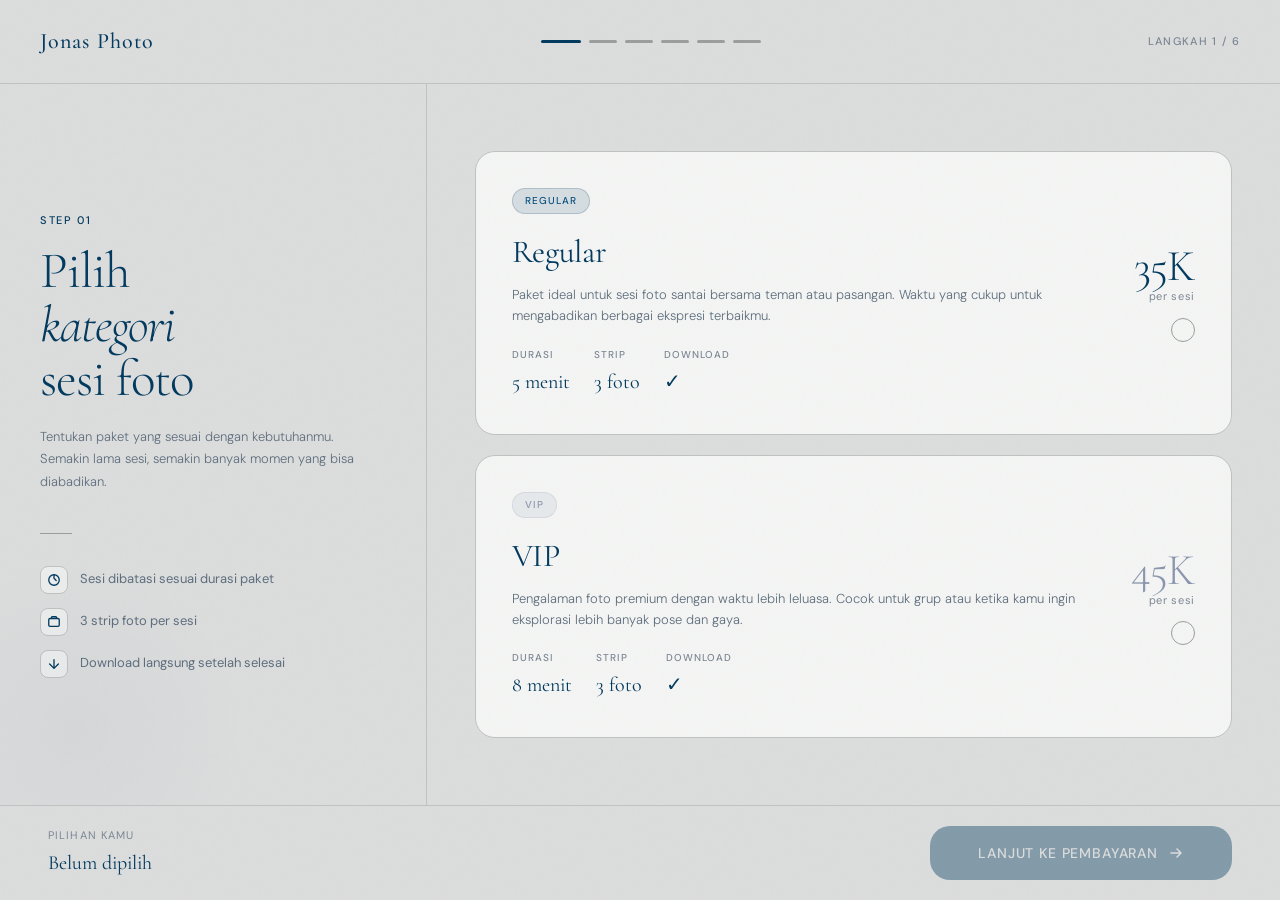
<file: frontend/photo.html>
<!DOCTYPE html>
<html lang="id">
<head>
  <meta charset="UTF-8" />
  <meta name="viewport" content="width=device-width, initial-scale=1.0" />
  <title>Sesi Foto — Jonas Photo</title>
  <link rel="stylesheet" href="assets/css/style.css" />
  <style>
    .photo-wrap {
      width: 100vw; height: 100vh;
      display: flex; flex-direction: column; overflow: hidden;
    }
    .photo-main {
      flex: 1; display: flex; flex-direction: column;
      overflow: hidden; min-height: 0;
    }
    .camera-panel {
      position: relative; background: #000;
      flex: 1; min-height: 0;
      display: flex; align-items: center;
      justify-content: center; overflow: hidden;
    }
    #videoEl {
      width: 100%; height: 100%;
      object-fit: cover; transform: scaleX(-1);
    }
    .camera-overlay {
      position: absolute; inset: 0;
      display: flex; align-items: center; justify-content: center;
      background: transparent; pointer-events: none; z-index: 10;
    }
    .countdown-number {
      font-family: var(--font-display);
      font-size: 240px; font-weight: 300;
      color: #fff; opacity: 0; line-height: 1;
      text-shadow: 0 0 120px rgba(0, 0, 0, 0.7);
      letter-spacing: -0.02em;
      transition: none;
    }
    .countdown-number.show {
      animation: countPop 1s cubic-bezier(0.4, 0, 0.2, 1) forwards;
    }
    @keyframes countPop {
      0%   { opacity: 0; transform: scale(1.6); }
      20%  { opacity: 1; transform: scale(1); }
      80%  { opacity: 1; transform: scale(1); }
      100% { opacity: 0; transform: scale(0.85); }
    }
    .camera-flash {
      position: absolute; inset: 0;
      background: #fff; opacity: 0;
      pointer-events: none; z-index: 20;
    }
    .camera-flash.flash { animation: flashAnim 0.4s ease forwards; }
    @keyframes flashAnim {
      0%   { opacity: 0.9; }
      100% { opacity: 0; }
    }
    .freeze-preview-overlay {
      position: fixed;
      inset: 0;
      z-index: 9999;
      display: flex;
      align-items: center;
      justify-content: center;
      padding: 0;
      background:
        radial-gradient(circle at 14% 18%, rgba(138, 150, 174, 0.26) 0%, transparent 48%),
        radial-gradient(circle at 86% 82%, rgba(1, 57, 94, 0.34) 0%, transparent 42%),
        rgba(1, 57, 94, 0.38);
      backdrop-filter: blur(12px);
      -webkit-backdrop-filter: blur(12px);
      opacity: 0;
      pointer-events: none;
      transition: opacity 0.24s ease;
    }
    .freeze-preview-overlay.show {
      opacity: 1;
      pointer-events: auto;
    }
    .freeze-preview-card {
      width: 100vw;
      height: 100dvh;
      border-radius: 0;
      overflow: hidden;
      background: var(--bg-elevated);
      border: none;
      box-shadow: none;
      transform: scale(0.99);
      opacity: 0.98;
      transition: transform 0.24s ease, opacity 0.24s ease;
      display: flex;
      flex-direction: column;
    }
    .freeze-preview-overlay.show .freeze-preview-card {
      transform: scale(1);
      opacity: 1;
    }
    .freeze-preview-header {
      flex: 0 0 auto;
      display: flex;
      align-items: center;
      justify-content: space-between;
      gap: 12px;
      padding: calc(12px + env(safe-area-inset-top, 0px)) 22px 12px;
      background: linear-gradient(180deg, rgba(220, 221, 221, 0.92) 0%, rgba(220, 221, 221, 0.7) 100%);
      border-bottom: 1px solid rgba(1, 57, 94, 0.22);
      color: var(--text-secondary);
      letter-spacing: 0.08em;
      text-transform: uppercase;
      font-size: 10px;
      font-weight: 600;
    }
    .freeze-preview-header strong {
      color: var(--gold);
      font-weight: 600;
    }
    .freeze-preview-frame {
      flex: 1;
      min-height: 0;
      background: var(--bg);
    }
    .freeze-preview-image {
      display: block;
      width: 100%;
      height: 100%;
      object-fit: cover;
      object-position: center;
      background: transparent;
    }
    .camera-guide {
      position: absolute; width: 32px; height: 32px;
      z-index: 5; opacity: 0.35;
    }
    .camera-guide--tl { top: 28px; left: 28px; border-top: 1.5px solid #fff; border-left: 1.5px solid #fff; border-top-left-radius: 3px; }
    .camera-guide--tr { top: 28px; right: 28px; border-top: 1.5px solid #fff; border-right: 1.5px solid #fff; border-top-right-radius: 3px; }
    .camera-guide--bl { bottom: 28px; left: 28px; border-bottom: 1.5px solid #fff; border-left: 1.5px solid #fff; border-bottom-left-radius: 3px; }
    .camera-guide--br { bottom: 28px; right: 28px; border-bottom: 1.5px solid #fff; border-right: 1.5px solid #fff; border-bottom-right-radius: 3px; }
    .session-timer-bar {
      position: absolute; top: 0; left: 0; right: 0;
      height: 2px; background: rgba(255, 255, 255, 0.08);
      z-index: 10;
    }
    .session-timer-fill {
      height: 100%; background: var(--gold);
      transition: width 1s linear; width: 100%;
      box-shadow: 0 0 12px var(--gold-dim);
    }
    .session-timer-fill.warning {
      background: var(--blush);
      box-shadow: 0 0 12px rgba(138, 150, 174, 0.4);
    }
    .session-time-display {
      position: absolute; top: 22px; left: 50%;
      transform: translateX(-50%);
      background: rgba(0, 0, 0, 0.45);
      backdrop-filter: blur(14px);
      -webkit-backdrop-filter: blur(14px);
      border: 1px solid rgba(255, 255, 255, 0.14);
      border-radius: 100px;
      padding: 8px 22px; font-size: 13px;
      font-weight: 500; color: #fff; z-index: 12;
      letter-spacing: 0.08em;
      font-variant-numeric: tabular-nums;
      box-shadow: 0 4px 16px rgba(0, 0, 0, 0.25);
    }
    .session-time-display.warning {
      color: var(--blush);
      border-color: rgba(138, 150, 174, 0.4);
      background: rgba(35, 40, 55, 0.55);
    }
    .camera-placeholder {
      display: none; flex-direction: column;
      align-items: center; gap: 18px;
      text-align: center; padding: 40px;
    }
    .camera-placeholder svg { opacity: 0.3; }
    .camera-placeholder p { font-size: 14px; color: var(--text-secondary); line-height: 1.6; }

    /* ── HUD: transparent positioning layer ─────────────── */
    .camera-hud {
      position: absolute;
      inset: 0;
      z-index: 16;
      background: transparent;
      border: none;
      border-radius: 0;
      backdrop-filter: none;
      -webkit-backdrop-filter: none;
      box-shadow: none;
      padding: 0;
      gap: 0;
      display: flex;
      flex-direction: column;
      justify-content: space-between;
      pointer-events: none;
    }

    /* ── Top-right: meta pills floating ─────────────────── */
    .hud-header {
      display: flex;
      align-items: center;
      justify-content: flex-end;
      gap: 10px;
      padding: 18px 22px 0;
      pointer-events: auto;
    }
    .hud-copy { display: none; }
    .hud-meta {
      display: flex;
      align-items: center;
      gap: 10px;
    }

    .photo-count-pill {
      display: inline-flex; align-items: center; gap: 8px;
      padding: 8px 14px; border-radius: 999px;
      border: 1px solid rgba(255, 255, 255, 0.14);
      background: rgba(0, 0, 0, 0.45);
      backdrop-filter: blur(14px);
      -webkit-backdrop-filter: blur(14px);
      color: #d8dfea;
      font-size: 10px;
      letter-spacing: 0.12em;
      text-transform: uppercase;
      font-weight: 500;
      box-shadow: 0 4px 16px rgba(0, 0, 0, 0.25);
    }
    .photo-count-pill strong {
      font-family: var(--font-display);
      font-size: 18px; color: #fff;
      font-weight: 400;
      letter-spacing: 0;
      line-height: 1;
    }

    .auto-capture-pill {
      display: inline-flex; align-items: center; gap: 8px;
      padding: 8px 14px; border-radius: 999px;
      border: 1px solid rgba(255, 255, 255, 0.10);
      background: rgba(0, 0, 0, 0.45);
      backdrop-filter: blur(14px);
      -webkit-backdrop-filter: blur(14px);
      color: #dbe4f1;
      font-size: 10px;
      letter-spacing: 0.12em;
      text-transform: uppercase;
      font-weight: 500;
      white-space: nowrap;
      opacity: 0;
      transform: translateY(-4px);
      transition: var(--transition);
      box-shadow: 0 4px 16px rgba(0, 0, 0, 0.25);
    }
    .auto-capture-pill.show {
      opacity: 1;
      transform: translateY(0);
    }
    .auto-capture-pill strong {
      font-family: var(--font-display);
      font-size: 18px;
      color: #fff;
      font-weight: 400;
      letter-spacing: 0;
      line-height: 1;
    }
    .auto-capture-pill.active {
      border-color: rgba(240, 201, 106, 0.5);
      background: rgba(40, 30, 14, 0.7);
      color: #f1dbab;
      box-shadow:
        0 0 24px rgba(240, 201, 106, 0.28),
        0 4px 16px rgba(0, 0, 0, 0.3);
      animation: autoCapturePulse 1.4s ease-in-out infinite;
    }
    @keyframes autoCapturePulse {
      0%, 100% { box-shadow: 0 0 24px rgba(240, 201, 106, 0.28), 0 4px 16px rgba(0, 0, 0, 0.3); }
      50%      { box-shadow: 0 0 32px rgba(240, 201, 106, 0.45), 0 4px 16px rgba(0, 0, 0, 0.3); }
    }

    #doneBtn {
      backdrop-filter: blur(14px);
      -webkit-backdrop-filter: blur(14px);
      box-shadow: 0 6px 20px rgba(1, 57, 94, 0.4);
    }

    /* ── Bottom: gradient fade + status + preset strip ──── */
    .preset-status-row {
      position: relative;
      display: flex;
      flex-direction: column;
      gap: 10px;
      padding: 90px 22px 18px;
      background: linear-gradient(to top,
        rgba(1, 57, 94, 0.45) 0%,
        rgba(1, 57, 94, 0.25) 40%,
        rgba(1, 57, 94, 0.08) 75%,
        transparent 100%);
      pointer-events: auto;
    }

    .preset-progress { display: none; }

    .preset-status-line {
      display: flex;
      justify-content: center;
      align-items: center;
    }
    /* Hide the redundant "10 preset realtime" label — only keep the dynamic status */
    .preset-status-line .preset-status-text + .preset-status-text {
      display: none;
    }
    .preset-status-text {
      font-size: 11px;
      color: rgba(255, 255, 255, 0.75);
      letter-spacing: 0.06em;
      line-height: 1.4;
      text-align: center;
      max-width: 720px;
    }
    .preset-status-text strong {
      color: #fff;
      font-weight: 500;
    }

    .preset-strip {
      display: grid;
      grid-template-columns: repeat(10, minmax(0, 1fr));
      gap: 6px;
    }
    .preset-chip {
      position: relative;
      min-height: 46px;
      border-radius: 10px;
      border: 1px solid rgba(255, 255, 255, 0.12);
      background: rgba(0, 0, 0, 0.35);
      backdrop-filter: blur(10px);
      -webkit-backdrop-filter: blur(10px);
      color: rgba(255, 255, 255, 0.6);
      display: flex;
      flex-direction: column;
      align-items: center;
      justify-content: center;
      gap: 0;
      padding: 6px 4px;
      transition: all 0.25s cubic-bezier(0.4, 0, 0.2, 1);
      overflow: hidden;
    }
    .preset-chip::before {
      content: '';
      position: absolute;
      inset: auto 12px 6px 12px;
      height: 2px;
      border-radius: 999px;
      background: rgba(255, 255, 255, 0.14);
      transition: all 0.25s ease;
    }
    .preset-chip-icon {
      display: block;
      width: 8px;
      height: 8px;
      border-radius: 999px;
      margin-bottom: 6px;
      background: rgba(255, 255, 255, 0.26);
      box-shadow: 0 0 0 4px rgba(255, 255, 255, 0.05);
      transition: all 0.25s ease;
    }
    .preset-chip-label { display: none; }

    .preset-chip-number {
      font-family: var(--font-display);
      font-size: 18px;
      line-height: 1;
      color: rgba(255, 255, 255, 0.78);
      font-weight: 400;
      font-variant-numeric: tabular-nums;
    }

    .preset-chip.active {
      border-color: var(--gold);
      background: linear-gradient(180deg, rgba(42, 35, 20, 0.85) 0%, rgba(24, 19, 7, 0.95) 100%);
      color: var(--gold);
      box-shadow:
        0 0 0 1px rgba(240, 201, 106, 0.3) inset,
        0 0 28px rgba(240, 201, 106, 0.3);
      transform: translateY(-3px);
    }
    .preset-chip.active .preset-chip-icon {
      background: linear-gradient(180deg, var(--gold), #f9e4a8);
      box-shadow:
        0 0 0 4px rgba(240, 201, 106, 0.14),
        0 0 14px rgba(240, 201, 106, 0.72);
      transform: scale(1.1);
    }
    .preset-chip.active::before {
      background: linear-gradient(90deg, var(--gold), #f9e4a8);
      box-shadow: 0 0 8px rgba(240, 201, 106, 0.6);
    }
    .preset-chip.active .preset-chip-number {
      color: #f9e4a8;
      font-size: 20px;
    }

    /* ── Session ended overlay ──────────────────────────── */
    .session-ended {
      display: none; position: absolute; inset: 0;
      background: rgba(0, 0, 0, 0.6);
      backdrop-filter: blur(14px);
      -webkit-backdrop-filter: blur(14px);
      z-index: 30; flex-direction: column;
      align-items: center; justify-content: center;
      gap: 20px; text-align: center; padding: 40px;
    }
    .session-ended.show { display: flex; }
    .session-ended h3 {
      font-family: var(--font-display);
      font-size: 48px; font-weight: 300; color: var(--cream);
      letter-spacing: -0.01em;
      line-height: 1.1;
    }
    .session-ended p {
      font-size: 14px; color: var(--text-secondary);
      line-height: 1.7;
      max-width: 380px;
    }

    /* ── Responsive ─────────────────────────────────────── */
    @media (max-width: 980px) {
      .photo-main { flex-direction: column; }
      .hud-header { padding: 14px 16px 0; flex-wrap: wrap; }
      .preset-status-row { padding: 80px 16px 14px; }
    }

    @media (max-width: 680px) {
      .countdown-number { font-size: 140px; }

      .preset-strip {
        grid-template-columns: repeat(5, minmax(0, 1fr));
      }
      .preset-status-row {
        padding: 90px 14px 12px;
        gap: 8px;
      }

      .camera-guide { width: 24px; height: 24px; }
      .camera-guide--tl, .camera-guide--tr { top: 14px; }
      .camera-guide--bl, .camera-guide--br { bottom: 14px; }
      .camera-guide--tl, .camera-guide--bl { left: 14px; }
      .camera-guide--tr, .camera-guide--br { right: 14px; }
    }

    @media (max-width: 460px) {
      .hud-header { padding: 12px 12px 0; gap: 8px; }
      .hud-meta { gap: 8px; flex-wrap: wrap; justify-content: flex-end; }

      .session-time-display {
        top: 14px;
        padding: 6px 16px;
        font-size: 12px;
      }

      .preset-status-row { padding: 80px 12px 10px; }
      .preset-strip { gap: 5px; }
      .preset-chip { min-height: 42px; }
      .preset-chip-number { font-size: 16px; }
      .preset-chip.active .preset-chip-number { font-size: 18px; }

      .photo-count-pill,
      .auto-capture-pill {
        padding: 7px 12px;
        font-size: 9px;
      }
      .photo-count-pill strong,
      .auto-capture-pill strong { font-size: 16px; }

      .preset-status-text { font-size: 10px; }
    }

    @media (max-height: 760px) {
      .preset-status-row { padding-top: 70px; }
      .session-time-display { top: 14px; }
    }

    @media (orientation: landscape) and (max-height: 520px) {
      .photo-main { flex-direction: column; }

      .preset-status-row {
        padding: 60px 16px 10px;
        gap: 6px;
      }
      .preset-status-line { display: none; }
      .preset-chip { min-height: 36px; }
      .preset-chip-number { font-size: 14px; }
      .preset-chip.active .preset-chip-number { font-size: 16px; }
      .countdown-number { font-size: 110px; }
    }
  </style>
</head>
<body>
  <div class="photo-wrap">
    <nav class="nav">
      <span class="nav-logo">Jonas Photo</span>
      <div class="nav-steps">
        <div class="nav-step done"></div>
        <div class="nav-step done"></div>
        <div class="nav-step active"></div>
        <div class="nav-step"></div>
        <div class="nav-step"></div>
        <div class="nav-step"></div>
      </div>
      <span class="label">Langkah 3 / 6</span>
    </nav>

    <div class="photo-main">
      <div class="camera-panel">
        <div class="session-timer-bar">
          <div class="session-timer-fill" id="timerFill"></div>
        </div>
        <div class="session-time-display" id="sessionTimeDisplay">00:00</div>
        <div class="camera-guide camera-guide--tl"></div>
        <div class="camera-guide camera-guide--tr"></div>
        <div class="camera-guide camera-guide--bl"></div>
        <div class="camera-guide camera-guide--br"></div>
        <video id="videoEl" autoplay playsinline muted></video>
        <div class="camera-placeholder" id="cameraPlaceholder">
          <svg width="64" height="64" viewBox="0 0 64 64" fill="none">
            <rect x="8" y="18" width="48" height="36" rx="4" stroke="var(--text-muted)" stroke-width="2"/>
            <circle cx="32" cy="36" r="10" stroke="var(--text-muted)" stroke-width="2"/>
            <circle cx="32" cy="36" r="4" fill="var(--text-muted)"/>
            <path d="M24 18l4-6h8l4 6" stroke="var(--text-muted)" stroke-width="2" stroke-linejoin="round"/>
          </svg>
          <p>Kamera tidak terdeteksi.<br/>Pastikan izin kamera sudah diberikan.</p>
          <button class="btn btn-secondary btn-sm" onclick="initCamera()">Coba Lagi</button>
        </div>
        <div class="camera-overlay">
          <div class="countdown-number" id="countdownNum"></div>
        </div>
        <div class="camera-flash" id="cameraFlash"></div>

        <div class="camera-hud">
          <div class="hud-header">
            <div class="hud-copy">
              <div class="hud-label">Preset aktif</div>
              <div class="hud-title" id="presetStatusLabel">Menunggu preset</div>
            </div>
            <div class="hud-meta">
              <div class="auto-capture-pill" id="autoCapturePill" aria-live="polite">
                Auto capture <strong id="autoCaptureCountdown">5s</strong>
              </div>
              <div class="photo-count-pill">Foto <strong id="photoCount">0</strong></div>
              <button class="btn btn-primary btn-sm" id="doneBtn" onclick="goToFrame()" style="display:none;">
                Selesai →
              </button>
            </div>
          </div>

          <div class="preset-status-row">
            <div class="preset-status-line">
              <div class="preset-status-text" id="presetStatusText">Bar preset akan aktif saat robot berjalan.</div>
              <div class="preset-status-text"><strong>10 preset</strong> realtime</div>
            </div>
            <div class="preset-progress" id="presetProgress">
              <div class="preset-progress-fill" id="presetProgressFill"></div>
            </div>
            <div class="preset-strip" id="presetStrip"></div>
          </div>
        </div>

        <div class="session-ended" id="sessionEnded">
          <h3>Waktu Habis!</h3>
          <p>Sesi foto kamu telah selesai.<br/>Lanjutkan untuk memilih foto terbaikmu.</p>
          <button class="btn btn-primary" onclick="goToFrame()">Pilih Frame →</button>
        </div>
      </div>
    </div>
  </div>

  <canvas id="captureCanvas" style="display:none"></canvas>

  <script src="assets/js/session.js"></script>
  <script src="assets/js/shared.js"></script>
  <script src="assets/js/api.js"></script>
  <script src="assets/js/photo-page.js"></script>
</body>
</html>
</file>
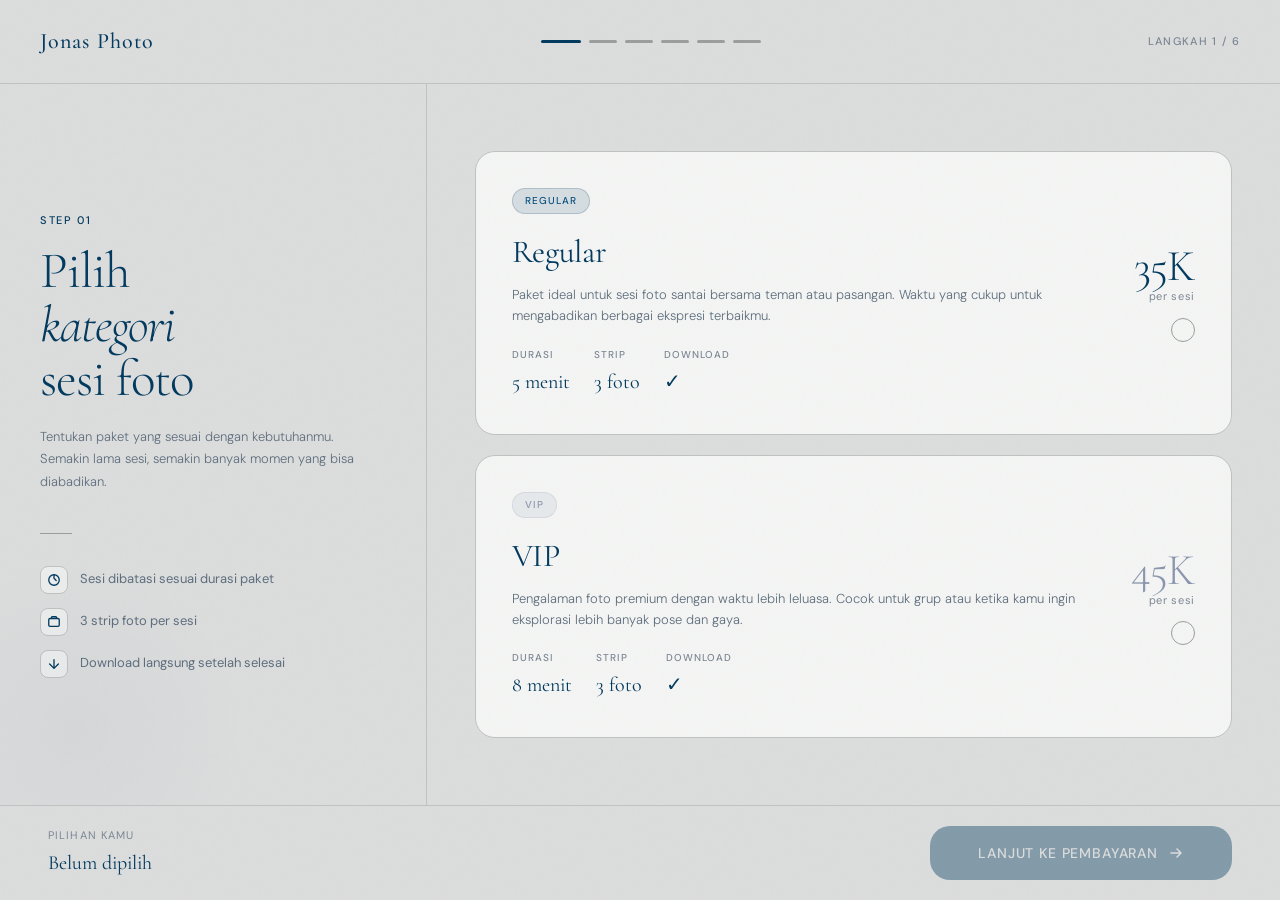
<file: frontend/select.html>
<!DOCTYPE html>
<html lang="id">
<head>
  <meta charset="UTF-8" />
  <meta name="viewport" content="width=device-width, initial-scale=1.0" />
  <title>Pilih Foto — Jonas Photo</title>
  <link rel="stylesheet" href="assets/css/style.css" />
  <style>
    .select-wrap {
      width:100%;
      min-height:100vh;
      min-height:100dvh;
      height:100dvh;
      display:flex;
      flex-direction:column;
      overflow:hidden;
    }
    .select-main {
      flex:1;
      min-height:0;
      display:grid;
      grid-template-columns:minmax(0, 1fr) minmax(300px, 24vw);
      overflow:hidden;
    }

    /* ─── Left: Photo Grid ────────────────────────────────────────────────── */
    .photo-grid-panel {
      display:flex;
      flex-direction:column;
      overflow:hidden;
      min-height:0;
      border-right:1px solid var(--border);
    }
    .photo-grid-header {
      padding:24px 32px; border-bottom:1px solid var(--border);
      display:flex; align-items:center; justify-content:space-between; flex-shrink:0;
    }
    .photo-grid-header-left p { font-size:11px; font-weight:500; letter-spacing:0.15em; text-transform:uppercase; color:var(--gold); margin-bottom:4px; }
    .photo-grid-header-left h2 { font-family:var(--font-display); font-size:26px; font-weight:400; color:var(--cream); letter-spacing:-0.01em; }
    .photo-grid-header-right { display:flex; flex-direction:column; align-items:flex-end; gap:4px; }
    .slot-counter { font-family:var(--font-display); font-size:36px; font-weight:300; color:var(--gold); line-height:1; }
    .slot-counter-label { font-size:11px; color:var(--text-muted); letter-spacing:0.06em; }
    .slot-indicators { display:flex; gap:6px; margin-top:4px; }
    .slot-dot { width:24px; height:4px; border-radius:2px; background:var(--border-light); transition:var(--transition); }
    .slot-dot.filled { background:var(--gold); }

    .photo-grid-scroll {
      flex:1;
      min-height:0;
      overflow-y:auto;
      padding:20px 32px;
    }
    .photo-grid { display:grid; grid-template-columns:repeat(auto-fill,minmax(160px,1fr)); gap:12px; }

    .photo-item {
      position:relative; aspect-ratio:4/3; border-radius:var(--radius-md);
      overflow:hidden; cursor:pointer; border:2px solid transparent;
      transition:var(--transition); background:var(--bg-elevated);
    }
    .photo-item:hover { border-color:var(--border-light); transform:scale(1.02); }
    .photo-item.selected { border-color:var(--gold); box-shadow:0 0 0 1px var(--gold); }
    .photo-item.disabled { opacity:0.4; cursor:not-allowed; transform:none !important; }
    .photo-item img { width:100%; height:100%; object-fit:cover; display:block; }

    .photo-position-badge {
      position:absolute; top:6px; left:6px;
      background:var(--gold); color:var(--on-accent); font-size:12px; font-weight:700;
      display:none; align-items:center; justify-content:center; z-index:5;
      box-shadow:0 2px 8px #00000040;
    }
    .photo-item.selected .photo-position-badge { display:flex; }

    .photo-remove-btn {
      position:absolute; top:8px; right:8px;
      width:24px; height:24px; border-radius:50%;
      background:#00000088; border:none; color:#fff;
      font-size:14px; line-height:1; cursor:pointer;
      display:none; align-items:center; justify-content:center;
      z-index:5; transition:var(--transition);
    }
    .photo-remove-btn:hover { background:var(--blush); }
    .photo-item.selected .photo-remove-btn { display:flex; }

    .photo-overlay { position:absolute; inset:0; background:#01395e15; opacity:0; transition:var(--transition); }
    .photo-item.selected .photo-overlay { opacity:1; }

    .photo-empty { grid-column:1/-1; padding:60px 20px; text-align:center; display:flex; flex-direction:column; align-items:center; gap:12px; }
    .photo-empty svg { opacity:0.2; }
    .photo-empty p { font-size:14px; color:var(--text-muted); }
    .photo-loading { grid-column:1/-1; display:flex; align-items:center; justify-content:center; gap:12px; padding:60px; color:var(--text-muted); font-size:13px; }

    /* ─── Right: Strip Preview dengan frame PNG asli ─────────────────────── */
    .strip-panel {
      display:flex;
      flex-direction:column;
      overflow-y:auto;
      min-height:0;
      background:var(--bg-card);
    }
    .strip-panel-header {
      padding:20px;
      border-bottom:1px solid var(--border);
      flex-shrink:0;
    }
    .strip-panel-header p { font-size:11px; font-weight:500; letter-spacing:0.12em; text-transform:uppercase; color:var(--text-muted); margin-bottom:4px; }
    .strip-panel-header h3 { font-family:var(--font-display); font-size:20px; font-weight:400; color:var(--cream); }

    .strip-preview-area {
      flex:1;
      min-height:220px;
      display:flex;
      align-items:center;
      justify-content:center;
      padding:14px;
      overflow:visible;
      position:relative;
    }
    .strip-preview-area::before {
      content:''; position:absolute; inset:0;
      background:radial-gradient(circle at center,#01395e06 0%,transparent 70%); pointer-events:none;
    }

    /* Container strip dengan frame PNG asli */
    .strip-real {
      position:relative;
      width:clamp(96px, 16vh, 170px);
      aspect-ratio:1/3;
      border-radius:4px;
      overflow:hidden;
      box-shadow:0 16px 48px #00000050;
      transition:transform 0.4s cubic-bezier(0.4,0,0.2,1);
      background:#dcdddd;
    }
    .strip-real:hover { transform:scale(1.01); }

    /* Photo slots posisi absolut sesuai koordinat frame */
    .strip-real-slot {
      position:absolute;
      left:1.667%; width:96.667%;
      overflow:hidden;
      background:#c7c9ca;
    }
    .strip-real-slot:nth-child(1) { top:5.556%;  height:29.667%; }
    .strip-real-slot:nth-child(2) { top:35.667%; height:29.667%; }
    .strip-real-slot:nth-child(3) { top:65.778%; height:29.667%; }
    .strip-real-slot img { width:100%; height:100%; object-fit:cover; display:block; }

    .strip-slot-empty { width:100%; height:100%; display:flex; flex-direction:column; align-items:center; justify-content:center; gap:4px; }
    .strip-slot-empty-num { font-size:8px; letter-spacing:0.1em; text-transform:uppercase; color:#9b9d9c70; }

    .strip-slot-label {
      position:absolute; bottom:3px; right:3px;
      background:#00000060; color:#fff; font-size:8px;
      padding:1px 5px; border-radius:100px;
    }

    /* Frame PNG overlay */
    .strip-real-overlay {
      position:absolute; inset:0;
      width:100%; height:100%;
      object-fit:fill; pointer-events:none; z-index:5;
      opacity:0.92;
      filter:brightness(1.45) saturate(0.72) contrast(0.9);
      display:none;
    }

    .reorder-hint {
      padding:10px 16px;
      border-top:1px solid var(--border);
      font-size:12px;
      color:var(--text-muted);
      text-align:center;
      line-height:1.5;
      flex-shrink:0;
      background:linear-gradient(to bottom, transparent, #01395e03);
    }

    /* Preview Filter */
    .strip-filter-wrap {
      padding: 10px 16px;
      border-top: 1px solid var(--border);
      display: flex;
      flex-direction: column;
      gap: 8px;
      flex-shrink: 0;
    }
    .strip-filter-label {
      font-size: 11px;
      text-transform: uppercase;
      letter-spacing: 0.1em;
      color: var(--text-muted);
    }
    .strip-filter-select {
      width: 100%;
      background: var(--bg-elevated);
      border: 1px solid var(--border);
      border-radius: var(--radius-sm);
      padding: 10px 12px;
      font-family: var(--font-body);
      font-size: 12px;
      color: var(--cream);
      outline: none;
      transition: var(--transition);
    }
    .strip-filter-select:focus {
      border-color: var(--gold);
      box-shadow: 0 0 0 2px var(--gold-dim);
    }

    /* Timer */
    .select-timer-bar { padding:10px 16px; border-top:1px solid var(--border); display:flex; align-items:center; gap:8px; flex-shrink:0; }
    .select-timer-dot { width:5px; height:5px; border-radius:50%; background:var(--gold); flex-shrink:0; animation:pulse 1.5s infinite; }
    .select-timer-dot.warning { background:var(--blush); }
    .select-timer-label { font-size:11px; color:var(--text-muted); flex:1; }
    .select-timer-display { font-family:var(--font-display); font-size:20px; font-weight:400; color:var(--cream); letter-spacing:-0.01em; }
    .select-timer-display.warning { color:var(--blush); }

    /* Action Bar */
    .action-bar { padding:12px 16px; border-top:1px solid var(--border); display:flex; flex-direction:column; gap:8px; flex-shrink:0; background:var(--bg-card); }
    .action-bar-row { display:flex; align-items:center; justify-content:space-between; }
    .action-bar-label { font-size:11px; text-transform:uppercase; letter-spacing:0.1em; color:var(--text-muted); }
    .action-bar-count { font-family:var(--font-display); font-size:16px; color:var(--cream); }

    .btn-compose {
      width:100%; padding:15px; background:var(--gold); color:var(--on-accent);
      border:none; border-radius:var(--radius-md); font-family:var(--font-body);
      font-size:13px; font-weight:500; letter-spacing:0.08em; text-transform:uppercase;
      cursor:pointer; transition:var(--transition);
      display:flex; align-items:center; justify-content:center; gap:10px;
    }
    .btn-compose:hover:not(:disabled) { background:var(--gold-light); transform:translateY(-1px); box-shadow:0 8px 24px #01395e30; }
    .btn-compose:disabled { opacity:0.4; cursor:not-allowed; transform:none; }

    @keyframes animUp { from{opacity:0;transform:translateY(16px)} to{opacity:1;transform:translateY(0)} }
    .animate-in { opacity:0; animation:animUp 0.5s ease forwards; }

    @media (max-width: 1024px) {
      .select-main {
        grid-template-columns: minmax(0, 1fr) 280px;
      }

      .photo-grid-scroll {
        padding: 14px 16px;
      }

      .photo-grid-header {
        padding: 16px;
      }

      .strip-real {
        width: clamp(92px, 15vh, 140px);
      }
    }

    @media (max-width: 860px) {
      .select-wrap {
        min-height: 100vh;
        min-height: 100dvh;
        height: auto;
        overflow: auto;
      }

      .select-main {
        grid-template-columns: 1fr;
        grid-template-rows: auto 1fr;
        overflow: visible;
      }

      .strip-panel {
        border-bottom: 1px solid var(--border);
        overflow: visible;
      }

      .photo-grid-panel {
        border-right: none;
      }

      .strip-preview-area {
        padding: 14px;
      }

      .strip-real {
        width: clamp(98px, 21vw, 130px);
      }

      .photo-grid {
        grid-template-columns: repeat(auto-fill, minmax(130px, 1fr));
      }
    }

    @media (max-width: 520px) {
      .photo-grid-header {
        flex-direction: column;
        align-items: flex-start;
        gap: 10px;
      }

      .photo-grid-header-right {
        width: 100%;
        align-items: flex-start;
      }

      .photo-grid-scroll,
      .strip-panel-header,
      .strip-filter-wrap,
      .select-timer-bar,
      .action-bar {
        padding-left: 12px;
        padding-right: 12px;
      }

      .strip-preview-area {
        min-height: 190px;
      }

      .photo-grid {
        grid-template-columns: repeat(2, minmax(0, 1fr));
        gap: 8px;
      }

      .slot-dot {
        width: 18px;
      }
    }

    @media (min-width: 1600px) {
      .select-main {
        grid-template-columns: 1fr 420px;
      }

      .strip-real {
        width: clamp(110px, 17vh, 190px);
      }

      .photo-grid {
        grid-template-columns: repeat(auto-fill, minmax(190px, 1fr));
      }
    }

    @media (max-height: 760px) {
      .photo-grid-header,
      .strip-panel-header,
      .strip-filter-wrap,
      .select-timer-bar,
      .action-bar {
        padding-top: 8px;
        padding-bottom: 8px;
      }

      .strip-preview-area {
        min-height: 170px;
        padding: 8px;
      }

      .strip-real {
        width: clamp(88px, 14vh, 112px);
      }

      .slot-counter {
        font-size: 30px;
      }
    }

    @media (orientation: landscape) and (max-height: 520px) {
      .select-main {
        grid-template-columns: 1fr 240px;
      }

      .strip-panel {
        border-bottom: none;
        border-left: 1px solid var(--border);
      }

      .strip-real {
        width: clamp(80px, 11vh, 96px);
      }

      .reorder-hint {
        font-size: 11px;
        padding: 8px;
      }

      .strip-filter-wrap {
        padding: 8px;
      }
    }
  </style>
</head>
<body>
  <div class="select-wrap">
    <nav class="nav">
      <a href="frame.html" class="nav-logo">Jonas Photo</a>
      <div class="nav-steps">
        <div class="nav-step done"></div>
        <div class="nav-step done"></div>
        <div class="nav-step done"></div>
        <div class="nav-step done"></div>
        <div class="nav-step active"></div>
        <div class="nav-step"></div>
      </div>
      <span class="label">Langkah 5 / 6</span>
    </nav>

    <div class="select-main">

      <!-- Left: Photo Grid -->
      <div class="photo-grid-panel">
        <div class="photo-grid-header">
          <div class="photo-grid-header-left">
            <p>Step 05</p>
            <h2>Pilih 3 foto<br/>untuk strip</h2>
          </div>
          <div class="photo-grid-header-right">
            <div class="slot-counter"><span id="selectedCount">0</span>/3</div>
            <div class="slot-counter-label">foto dipilih</div>
            <div class="slot-indicators">
              <div class="slot-dot" id="dot1"></div>
              <div class="slot-dot" id="dot2"></div>
              <div class="slot-dot" id="dot3"></div>
            </div>
          </div>
        </div>
        <div class="photo-grid-scroll">
          <div class="photo-grid" id="photoGrid">
            <div class="photo-loading">
              <div class="spinner" style="border-top-color:var(--gold)"></div>
              Memuat foto...
            </div>
          </div>
        </div>
      </div>

      <!-- Right: Strip Preview dengan frame PNG asli -->
      <div class="strip-panel">
        <div class="strip-panel-header">
          <p>Preview</p>
          <h3 id="frameName">Strip Foto</h3>
        </div>

        <div class="strip-preview-area">
          <div class="strip-real" id="stripReal">
            <!-- Slot foto -->
            <div class="strip-real-slot" id="slot1">
              <div class="strip-slot-empty">
                <svg width="18" height="18" viewBox="0 0 20 20" fill="none">
                  <rect x="2" y="4" width="16" height="12" rx="2" stroke="#9b9d9c50" stroke-width="1.5"/>
                  <circle cx="10" cy="10" r="2.5" stroke="#9b9d9c50" stroke-width="1.5"/>
                </svg>
                <span class="strip-slot-empty-num">slot 1</span>
              </div>
            </div>
            <div class="strip-real-slot" id="slot2">
              <div class="strip-slot-empty">
                <svg width="18" height="18" viewBox="0 0 20 20" fill="none">
                  <rect x="2" y="4" width="16" height="12" rx="2" stroke="#9b9d9c50" stroke-width="1.5"/>
                  <circle cx="10" cy="10" r="2.5" stroke="#9b9d9c50" stroke-width="1.5"/>
                </svg>
                <span class="strip-slot-empty-num">slot 2</span>
              </div>
            </div>
            <div class="strip-real-slot" id="slot3">
              <div class="strip-slot-empty">
                <svg width="18" height="18" viewBox="0 0 20 20" fill="none">
                  <rect x="2" y="4" width="16" height="12" rx="2" stroke="#9b9d9c50" stroke-width="1.5"/>
                  <circle cx="10" cy="10" r="2.5" stroke="#9b9d9c50" stroke-width="1.5"/>
                </svg>
                <span class="strip-slot-empty-num">slot 3</span>
              </div>
            </div>

            <!-- Frame PNG overlay -->
            <img class="strip-real-overlay" id="frameOverlay" alt="frame" />
          </div>
        </div>

        <div class="reorder-hint">
          Klik foto untuk memilih urutan.<br/>
          Urutan klik = posisi di strip (1, 2, 3)
        </div>

        <div class="strip-filter-wrap">
          <span class="strip-filter-label">Filter Preview Strip</span>
          <select id="stripFilterSelect" class="strip-filter-select" onchange="changeStripFilter(this.value)">
            <option value="none">Natural (Tanpa Filter)</option>
            <option value="warm">Warm</option>
            <option value="cool">Cool</option>
            <option value="mono">Mono</option>
            <option value="vivid">Vivid</option>
            <option value="soft">Soft</option>
            <option value="sepia">Sepia</option>
            <option value="film">Film Fade</option>
            <option value="dramatic">Dramatic</option>
            <option value="pastel">Pastel</option>
            <option value="retro">Retro Pop</option>
          </select>
        </div>

        <!-- Timer -->
        <div class="select-timer-bar">
          <div class="select-timer-dot" id="selectTimerDot"></div>
          <span class="select-timer-label">Waktu pilih foto</span>
          <span class="select-timer-display" id="selectTimerDisplay">01:30</span>
        </div>

        <!-- Action Bar -->
        <div class="action-bar">
          <div class="action-bar-row">
            <span class="action-bar-label">Foto terpilih</span>
            <span class="action-bar-count"><span id="actionCount">0</span> / 3</span>
          </div>
          <button class="btn-compose" id="composeBtn" onclick="composeAndNext()" disabled>
            <svg width="16" height="16" viewBox="0 0 16 16" fill="none">
              <rect x="2" y="2" width="12" height="12" rx="2" stroke="currentColor" stroke-width="1.5"/>
              <path d="M5 8h6M8 5v6" stroke="currentColor" stroke-width="1.5" stroke-linecap="round"/>
            </svg>
            Buat Strip Foto
          </button>
        </div>
      </div>
    </div>
  </div>

  <script src="assets/js/session.js"></script>
  <script src="assets/js/shared.js"></script>
  <script src="assets/js/api.js"></script>
  <script src="assets/js/select-page.js"></script>
</body>
</html>
</file>
<file: frontend/assets/css/style.css>
/* ─── Google Fonts ─────────────────────────────────────────────────────────── */
@import url('https://fonts.googleapis.com/css2?family=Cormorant+Garamond:ital,wght@0,300;0,400;0,500;0,600;1,300;1,400&family=DM+Sans:wght@300;400;500&display=swap');

/* ─── CSS Variables ─────────────────────────────────────────────────────────── */
:root {
  --bg:           #dcdddd;
  --bg-card:      #f4f5f4;
  --bg-elevated:  #eceeed;
  --border:       #c0c2c1;
  --border-light: #9b9d9c;

  --gold:         #01395e;
  --gold-light:   #0a507f;
  --gold-dim:     #01395e20;
  --cream:        #01395e;
  --cream-dim:    #01395e99;
  --blush:        #8a96ae;
  --blush-dim:    #8a96ae20;
  --success:      #6f87a0;
  --success-dim:  #6f87a018;
  --danger:       #7b8da8;
  --danger-dim:   #7b8da818;
  --on-accent:    #dcdddd;

  --text-primary:   #01395e;
  --text-secondary: #5d6d7c;
  --text-muted:     #7c8793;

  --font-display: 'Cormorant Garamond', Georgia, serif;
  --font-body:    'DM Sans', sans-serif;

  --radius-sm:  6px;
  --radius-md:  12px;
  --radius-lg:  20px;
  --radius-xl:  32px;

  --shadow-gold: 0 0 40px #01395e18;
  --shadow-card: 0 8px 32px #01395e12;

  --transition: 0.3s cubic-bezier(0.4, 0, 0.2, 1);
}

/* ─── Reset ─────────────────────────────────────────────────────────────────── */
*, *::before, *::after {
  box-sizing: border-box;
  margin: 0;
  padding: 0;
}

html, body {
  height: 100%;
  overflow: hidden;
}

body {
  font-family: var(--font-body);
  background: var(--bg);
  color: var(--text-primary);
  font-size: 15px;
  line-height: 1.6;
  -webkit-font-smoothing: antialiased;
}

/* ─── Film Grain Overlay ─────────────────────────────────────────────────────── */
body::before {
  content: '';
  position: fixed;
  inset: 0;
  z-index: 999;
  pointer-events: none;
  opacity: 0.035;
  background-image: url("data:image/svg+xml,%3Csvg viewBox='0 0 256 256' xmlns='http://www.w3.org/2000/svg'%3E%3Cfilter id='noise'%3E%3CfeTurbulence type='fractalNoise' baseFrequency='0.9' numOctaves='4' stitchTiles='stitch'/%3E%3C/filter%3E%3Crect width='100%25' height='100%25' filter='url(%23noise)'/%3E%3C/svg%3E");
  background-size: 256px 256px;
}

/* ─── Page Layout ────────────────────────────────────────────────────────────── */
.page {
  width: 100vw;
  height: 100vh;
  display: flex;
  flex-direction: column;
  position: relative;
  overflow: hidden;
}

/* ─── Background Glow ────────────────────────────────────────────────────────── */
.glow-orb {
  position: absolute;
  border-radius: 50%;
  filter: blur(80px);
  pointer-events: none;
  z-index: 0;
}

.glow-orb--gold {
  width: 500px;
  height: 500px;
  background: radial-gradient(circle, #01395e12 0%, transparent 70%);
}

.glow-orb--blush {
  width: 400px;
  height: 400px;
  background: radial-gradient(circle, #8a96ae10 0%, transparent 70%);
}

/* ─── Header / Nav ───────────────────────────────────────────────────────────── */
.nav {
  display: flex;
  align-items: center;
  justify-content: space-between;
  padding: 24px 40px;
  position: relative;
  z-index: 10;
  border-bottom: 1px solid var(--border);
}

.nav-logo {
  font-family: var(--font-display);
  font-size: 22px;
  font-weight: 500;
  color: var(--gold);
  letter-spacing: 0.05em;
  text-decoration: none;
}

.nav-steps {
  display: flex;
  align-items: center;
  gap: 8px;
}

.nav-step {
  width: 28px;
  height: 3px;
  border-radius: 2px;
  background: var(--border-light);
  transition: var(--transition);
}

.nav-step.active {
  background: var(--gold);
  width: 40px;
}

.nav-step.done {
  background: var(--gold-dim);
}

/* ─── Main Content ───────────────────────────────────────────────────────────── */
.main {
  flex: 1;
  display: flex;
  flex-direction: column;
  align-items: center;
  justify-content: center;
  position: relative;
  z-index: 10;
  padding: 40px;
  overflow-y: auto;
}

/* ─── Typography ─────────────────────────────────────────────────────────────── */
.display-title {
  font-family: var(--font-display);
  font-size: clamp(52px, 8vw, 96px);
  font-weight: 300;
  line-height: 1.0;
  color: var(--cream);
  letter-spacing: -0.02em;
}

.display-title em {
  font-style: italic;
  color: var(--gold);
}

.section-title {
  font-family: var(--font-display);
  font-size: clamp(28px, 4vw, 42px);
  font-weight: 400;
  color: var(--cream);
  letter-spacing: -0.01em;
}

.section-subtitle {
  font-family: var(--font-body);
  font-size: 14px;
  font-weight: 300;
  color: var(--text-secondary);
  letter-spacing: 0.08em;
  text-transform: uppercase;
}

.label {
  font-size: 11px;
  font-weight: 500;
  letter-spacing: 0.12em;
  text-transform: uppercase;
  color: var(--text-muted);
}

/* ─── Cards ──────────────────────────────────────────────────────────────────── */
.card {
  background: var(--bg-card);
  border: 1px solid var(--border);
  border-radius: var(--radius-lg);
  padding: 32px;
  transition: var(--transition);
}

.card:hover {
  border-color: var(--border-light);
  box-shadow: 0 8px 32px #01395e10;
}

.card--gold {
  border-color: var(--gold-dim);
  background: linear-gradient(135deg, var(--bg-card) 0%, #e7ebee 100%);
}

.card--gold:hover {
  border-color: var(--gold);
  box-shadow: 0 0 32px #01395e14;
}

.card--selectable {
  cursor: pointer;
  user-select: none;
}

.card--selectable.selected {
  border-color: var(--gold);
  box-shadow: 0 0 32px #01395e14;
  background: linear-gradient(135deg, var(--bg-card) 0%, #e7ebee 100%);
}

/* ─── Buttons ────────────────────────────────────────────────────────────────── */
.btn {
  display: inline-flex;
  align-items: center;
  justify-content: center;
  gap: 10px;
  font-family: var(--font-body);
  font-size: 13px;
  font-weight: 500;
  letter-spacing: 0.06em;
  text-transform: uppercase;
  border: none;
  border-radius: var(--radius-md);
  cursor: pointer;
  transition: var(--transition);
  text-decoration: none;
  white-space: nowrap;
  padding: 14px 32px;
}

.btn-primary {
  background: var(--gold);
  color: var(--on-accent);
}

.btn-primary:hover {
  background: var(--gold-light);
  transform: translateY(-1px);
  box-shadow: 0 8px 24px #01395e30;
}

.btn-primary:active {
  transform: translateY(0);
}

.btn-secondary {
  background: transparent;
  color: var(--cream);
  border: 1px solid var(--border-light);
}

.btn-secondary:hover {
  border-color: var(--gold);
  color: var(--gold);
  background: #01395e10;
}

.btn-ghost {
  background: transparent;
  color: var(--text-secondary);
  padding: 10px 20px;
}

.btn-ghost:hover {
  color: var(--cream);
}

.btn-lg {
  padding: 18px 48px;
  font-size: 14px;
  border-radius: var(--radius-lg);
}

.btn-sm {
  padding: 10px 20px;
  font-size: 12px;
}

.btn:disabled {
  opacity: 0.4;
  cursor: not-allowed;
  transform: none !important;
}

/* ─── Divider ────────────────────────────────────────────────────────────────── */
.divider {
  width: 40px;
  height: 1px;
  background: var(--gold);
  margin: 16px 0;
}

.divider--center {
  margin: 16px auto;
}

/* ─── Badge ──────────────────────────────────────────────────────────────────── */
.badge {
  display: inline-flex;
  align-items: center;
  padding: 4px 12px;
  border-radius: 100px;
  font-size: 11px;
  font-weight: 500;
  letter-spacing: 0.08em;
  text-transform: uppercase;
}

.badge--gold {
  background: var(--gold-dim);
  color: var(--gold-light);
  border: 1px solid var(--gold-dim);
}

.badge--blush {
  background: var(--blush-dim);
  color: var(--blush);
  border: 1px solid var(--blush-dim);
}

.badge--success {
  background: var(--success-dim);
  color: var(--success);
  border: 1px solid var(--success-dim);
}

/* ─── Input ──────────────────────────────────────────────────────────────────── */
.input-group {
  display: flex;
  flex-direction: column;
  gap: 8px;
}

.input-label {
  font-size: 11px;
  font-weight: 500;
  letter-spacing: 0.1em;
  text-transform: uppercase;
  color: var(--text-muted);
}

.input {
  width: 100%;
  background: var(--bg-elevated);
  border: 1px solid var(--border);
  border-radius: var(--radius-md);
  padding: 14px 18px;
  font-family: var(--font-body);
  font-size: 14px;
  color: var(--text-primary);
  outline: none;
  transition: var(--transition);
}

.input:focus {
  border-color: var(--gold);
  background: var(--bg-card);
  box-shadow: 0 0 0 3px #01395e12;
}

.input::placeholder {
  color: var(--text-muted);
}

.input-row {
  display: flex;
  gap: 10px;
}

.input-row .input {
  flex: 1;
}

/* ─── Price Display ──────────────────────────────────────────────────────────── */
.price-display {
  font-family: var(--font-display);
  font-size: 48px;
  font-weight: 300;
  color: var(--gold);
  letter-spacing: -0.02em;
}

.price-original {
  font-family: var(--font-body);
  font-size: 14px;
  color: var(--text-muted);
  text-decoration: line-through;
}

/* ─── Toast Notification ─────────────────────────────────────────────────────── */
.toast-container {
  position: fixed;
  bottom: 32px;
  left: 50%;
  transform: translateX(-50%);
  z-index: 1000;
  display: flex;
  flex-direction: column;
  gap: 10px;
  align-items: center;
}

.toast {
  display: flex;
  align-items: center;
  gap: 10px;
  padding: 14px 24px;
  border-radius: var(--radius-xl);
  font-size: 13px;
  font-weight: 400;
  backdrop-filter: blur(20px);
  animation: toastIn 0.3s ease;
  white-space: nowrap;
}

.toast--success {
  background: #eef2f5;
  border: 1px solid #9b9d9c;
  color: #01395e;
}

.toast--error {
  background: #f0f2f3;
  border: 1px solid #b0b4b8;
  color: #01395e;
}

.toast--info {
  background: var(--bg-elevated);
  border: 1px solid var(--border-light);
  color: var(--cream-dim);
}

@keyframes toastIn {
  from { opacity: 0; transform: translateY(16px); }
  to   { opacity: 1; transform: translateY(0); }
}

/* ─── Page Transition ────────────────────────────────────────────────────────── */
.page-enter {
  animation: pageIn 0.5s cubic-bezier(0.4, 0, 0.2, 1) forwards;
}

@keyframes pageIn {
  from { opacity: 0; transform: translateY(20px); }
  to   { opacity: 1; transform: translateY(0); }
}

/* ─── Loading Spinner ────────────────────────────────────────────────────────── */
.spinner {
  width: 20px;
  height: 20px;
  border: 2px solid transparent;
  border-top-color: currentColor;
  border-radius: 50%;
  animation: spin 0.7s linear infinite;
  display: inline-block;
}

@keyframes spin {
  to { transform: rotate(360deg); }
}

/* ─── Scrollbar ──────────────────────────────────────────────────────────────── */
::-webkit-scrollbar {
  width: 4px;
}

::-webkit-scrollbar-track {
  background: transparent;
}

::-webkit-scrollbar-thumb {
  background: var(--border-light);
  border-radius: 4px;
}

/* ─── Responsive Base ───────────────────────────────────────────────────────── */
@media (max-width: 1024px) {
  .nav {
    padding: 18px 20px;
  }

  .main {
    padding: 24px 20px;
  }

  .card {
    padding: 24px;
  }

  .btn {
    padding: 12px 24px;
  }

  .btn-lg {
    padding: 14px 30px;
  }
}

@media (max-width: 768px) {
  html,
  body {
    overflow: auto;
  }

  .nav {
    flex-wrap: wrap;
    gap: 10px;
  }

  .nav-steps {
    order: 3;
    width: 100%;
    justify-content: center;
  }

  .display-title {
    line-height: 1.02;
  }

  .input-row {
    flex-direction: column;
    gap: 8px;
  }

  .toast-container {
    left: 12px;
    right: 12px;
    bottom: 12px;
    transform: none;
    align-items: stretch;
  }

  .toast {
    white-space: normal;
  }
}

@media (max-width: 560px) {
  .nav {
    padding: 14px 12px;
  }

  .nav-logo {
    font-size: 20px;
  }

  .main {
    padding: 16px 12px;
  }

  .card {
    padding: 16px;
    border-radius: var(--radius-md);
  }

  .btn,
  .btn-lg,
  .btn-sm {
    min-height: 44px;
    width: 100%;
  }

  .price-display {
    font-size: 40px;
  }
}

@media (max-height: 760px) {
  .nav {
    padding-top: 12px;
    padding-bottom: 12px;
  }

  .main {
    padding-top: 14px;
    padding-bottom: 14px;
  }
}

@media (orientation: landscape) and (max-height: 520px) {
  .nav {
    padding: 8px 12px;
  }

  .nav-step {
    height: 2px;
  }

  .main {
    padding: 10px 12px;
  }
}

@media (prefers-reduced-motion: reduce) {
  *,
  *::before,
  *::after {
    animation-duration: 0.01ms !important;
    animation-iteration-count: 1 !important;
    transition-duration: 0.01ms !important;
    scroll-behavior: auto !important;
  }
}
</file>
